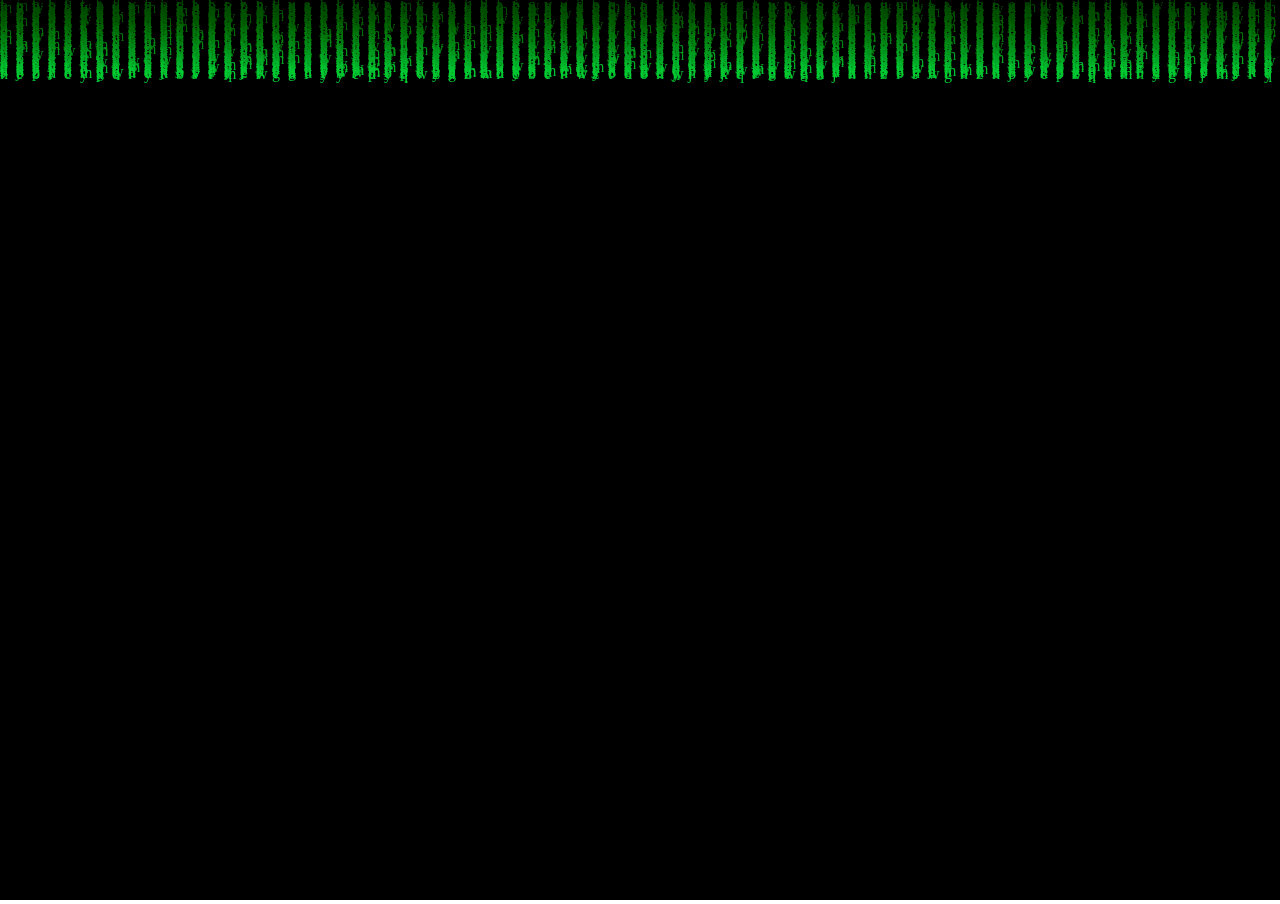
<file: 代码雨/index.html>
<!DOCTYPE html>
<html lang="zh-CN">

<head>
    <meta charset="UTF-8">
    <meta http-equiv="X-UA-Compatible" content="IE=edge">
    <meta name="viewport" content="width=device-width, initial-scale=1.0">
    <title>我的代码雨</title>
    <style>
        * {
            margin: 0;
            padding: 0;
        }

        html,
        body {
            width: 100%;
            height: 100%;
        }

        canvas {
            background: black;
            /* background: white; */
            /* background-image: linear-gradient(to right, red, orange, yellow, blue, cyan, purple); */
            animation: donghua 2s linear 0s infinite;
        }

        @keyframes donghua {
            from {
                filter: hue-rotate(0deg);
            }

            to {
                filter: hue-rotate(360deg);
            }

        }
    </style>
</head>


<body>
    <canvas></canvas>

</body>

</html>
<script>

    var canvas = document.querySelector('canvas');
    var ctx = canvas.getContext('2d');

    var w = window.innerWidth;
    var h = window.innerHeight;

    canvas.width = w;
    canvas.height = h;

    var f = 16;
    var cloums = parseInt(w / 16);
    var arr = [];
    for (var i = 0; i < cloums; i++) {
        arr[i] = 10;
    }
    var str = 'abcdefghijklnmopqrstuvwsyz';


    function draw() {
        ctx.fillStyle = 'rgba(0,0,0,0.01)';
        ctx.fillRect(0, 0, w, h);
        ctx.font = f + 'px 微软雅黑';
        ctx.fillStyle = '#00cc33';

        for (var i = 0; i < cloums; i++) {
            var index = parseInt(Math.random() * str.length);


            ctx.fillText(str[index], i * f, arr[i]);
            arr[i]++;

            if (arr[i] > canvas.height) {
                arr[i] = 0;
            }

        }


    }

    setInterval(draw, 10);

</script>
</file>
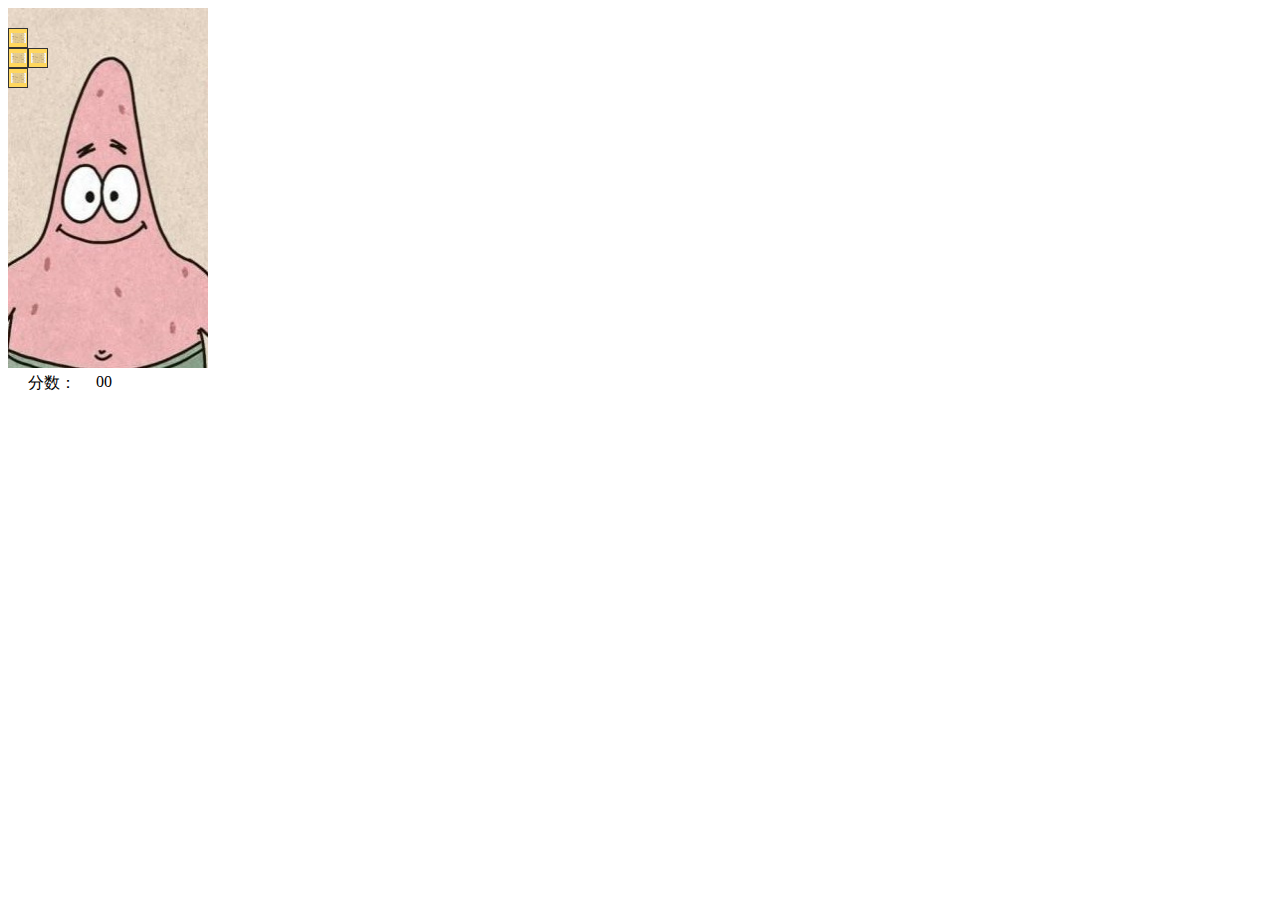
<file: 俄罗斯方块/index.html>
<!DOCTYPE html>
<html lang="en">

<head>
    <meta charset="UTF-8">
    <meta http-equiv="X-UA-Compatible" content="IE=edge">
    <meta name="viewport" content="width=device-width, initial-scale=1.0">
    <title>俄罗斯方块</title>
    <style>
        .container {
            width: 200px;
            height: 360px;
            /* background-color: black; */
            position: relative;
            background: url("./img/2.jpg") no-repeat;
            background-size: 200px 360px;
        }

        .activity_model {
            width: 20px;
            height: 20px;
            /* background-color: cadetblue; */
            border: .3px solid #333333;
            box-sizing: border-box;
            position: absolute;
            background: #ffd75e url("./img/1.jpg") center no-repeat;
            background-size: 15px;
        }

        .fixed_model {
            width: 20px;
            height: 20px;
            /* background-color: #fefefe; */
            border: .3px solid #fefefe;
            box-sizing: border-box;
            position: absolute;
            background: #bbbbbb url("./img/3.jpg") center no-repeat;
            background-size: 15px;
        }

        .score {

            float: left;
            margin-left: 5px;
            margin-top: 20px;
        }

        span {

            float: left;
            margin-top: 5px;
            margin-left: 20px;
        }
    </style>
</head>

<body>

    <div id="container" class="container">


        <!-- <div class="actvity_model"></div> -->
    </div>
    <span>分数：</span>
    <span id="score">00</span>
    <script src="https://cdn.bootcdn.net/ajax/libs/lodash.js/4.17.21/lodash.core.js"></script>

</body>


<script>

    var STEP = 20;

    var ROW_COUNT = 18, COL_COUNT = 10;

    const MODELS = [
        // 第1个模型数据源

        {
            0: {
                row: 2,
                col: 0
            },
            1: {
                row: 2,
                col: 1
            },
            2: {
                row: 2,
                col: 2
            },
            3: {
                row: 1,
                col: 2
            }
        },
        // 第2个模型数据源

        {
            0: {
                row: 1,
                col: 1
            },
            1: {
                row: 0,
                col: 0
            },
            2: {
                row: 1,
                col: 0
            },
            3: {
                row: 2,
                col: 0
            }
        },
        // 第3个模型数据源
        {
            0: {
                row: 1,
                col: 1
            },
            1: {
                row: 2,
                col: 1
            },
            2: {
                row: 1,
                col: 2
            },
            3: {
                row: 2,
                col: 2
            }
        },
        // 第4个模型数据源(一)
        {
            0: {
                row: 0,
                col: 0
            },
            1: {
                row: 0,
                col: 1
            },
            2: {
                row: 0,
                col: 2
            },
            3: {
                row: 0,
                col: 3
            }
        },
        // 第5个模型数据源(Z)
        {
            0: {
                row: 1,
                col: 1
            },
            1: {
                row: 1,
                col: 2
            },
            2: {
                row: 2,
                col: 2
            },
            3: {
                row: 2,
                col: 3
            }
        }
    ]

    var currentModel = {};
    var score = 0;
    var currentX = 0;
    var currentY = 0;

    var fixedblocks = {};
    var mInterval = null;


    init();

    function init() {

        createModel();
        onKeyDown();
        // allscore();
    }
    function createModel() {

        if (isGameOver()) {
            gameOver();
            return;
        }

        const randow = Math.floor(Math.random() * MODELS.length);
        currentModel = MODELS[randow];

        currentY = 0;
        currentX = 0;

        for (var key in currentModel) {
            var divEle = document.createElement("div");
            divEle.className = "activity_model";
            document.getElementById("container").appendChild(divEle);
        }
        locationBlocks();

        autoDown();
    }

    function locationBlocks() {

        checkBound();
        var eles = document.getElementsByClassName("activity_model");
        for (var i = 0; i < eles.length; i++) {
            var activityModelEle = eles[i];
            const blockModel = currentModel[i];
            if (blockModel) {
                activityModelEle.style.top = (currentY + blockModel.row) * STEP + "px";
                activityModelEle.style.left = (currentX + blockModel.col) * STEP + "px";
            }

        }

    }




    function onKeyDown() {
        document.onkeydown = function (event) {

            switch (event.keyCode) {
                case 38:
                    console.log("上");
                    rotate();
                    break;
                case 39:
                    console.log("右");
                    move(1, 0);
                    break;
                case 40:
                    console.log("下");
                    move(0, 1);
                    break;
                case 37:
                    console.log("左");
                    move(-1, 0);
                    break;
            }

        }

    }

    function move(x, y) {
        // var activityModelEle = document.getElementsByClassName("actvity_model")[0]
        // activityModelEle.style.top = parseInt(activityModelEle.style.top || 0) + y * STEP + "px";
        // activityModelEle.style.left = parseInt(activityModelEle.style.left || 0) + x * STEP + "px";

        if (isMeet(currentX + x, currentY + y, currentModel)) {
            if (y !== 0) {
                fixedBottomModel();
            }
            return;
        }

        currentX += x;
        currentY += y;
        locationBlocks();
    }


    function rotate() {
        const cloneCurrentModel = JSON.parse(JSON.stringify(currentModel));

        for (var key in cloneCurrentModel) {
            var blockModel = cloneCurrentModel[key];
            var temp = blockModel.row;
            blockModel.row = blockModel.col;
            blockModel.col = 3 - temp;
        }
        if (isMeet(currentX, currentY, cloneCurrentModel)) {
            return;
        }
        currentModel = cloneCurrentModel;

        locationBlocks();

    }

    function checkBound() {
        var leftBound = 0;
        var rightBound = COL_COUNT;
        var bottomBound = ROW_COUNT;
        for (var key in currentModel) {
            var blockModel = currentModel[key];
            if ((blockModel.col + currentX) < 0) {
                currentX++;
            }
            if ((blockModel.col + currentX) >= rightBound) {
                currentX--;
            }
            if ((blockModel.row + currentY) >= bottomBound) {
                currentY--;
                fixedBottomModel();
            }
        }
    }

    function fixedBottomModel() {
        var activityModelEles = document.getElementsByClassName("activity_model");
        for (var i = activityModelEles.length - 1; i >= 0; i--) {
            var activityModelEle = activityModelEles[i];
            activityModelEle.className = "fixed_model";

            var blockModel = currentModel[i];
            fixedblocks[(currentY + blockModel.row) + "_" + (currentX + blockModel.col)] =
                activityModelEle;

        }

        isRemoveLine();

        createModel();


    }



    function isMeet(x, y, model) {
        for (var k in model) {
            var blockModel = model[k];
            if (fixedblocks[(y + blockModel.row) + "_" + (x + blockModel.col)]) {
                return true;
            }
        }
        return false;
    }

    function isRemoveLine() {
        for (var i = 0; i < ROW_COUNT; i++) {
            var flag = true;
            for (var j = 0; j < COL_COUNT; j++) {
                if (!fixedblocks[i + "_" + j]) {
                    flag = false;
                    break;
                }
            }

            if (flag) {
                removeLine(i);
            }
        }
    }

    function removeLine(Line) {

        for (var i = 0; i < COL_COUNT; i++) {
            document.getElementById("container").removeChild(fixedblocks[Line + "_" + i]);
            fixedblocks[Line + "_" + i] = null;
        }
        score += 10;
        allscore();

        downLine(Line);
    }

    function allscore() {
        var ascore = document.getElementById("score");
        ascore.innerHTML = score;
    }




    function downLine(Line) {
        for (var i = Line - 1; i >= 0; i--) {
            for (var j = 0; j < COL_COUNT; j++) {
                if (!fixedblocks[i + "_" + j]) continue;

                fixedblocks[(i + 1) + "_" + j] = fixedblocks[i + "_" + j];

                fixedblocks[(i + 1) + "_" + j].style.top = (i + 1) * STEP + "px";

                fixedblocks[i + "_" + j] = null;
            }
        }
    }

    function autoDown() {
        if (mInterval) {
            clearInterval(mInterval);
        }
        mInterval = setInterval(function () {
            move(0, 1);

        }, 600)
    }

    function isGameOver() {
        for (var i = 0; i < COL_COUNT; i++) {
            if (fixedblocks["0_" + i]) {
                return true;
            };
        }
        return false;
    }

    function gameOver() {
        if (mInterval) {
            clearInterval(mInterval);

        }
        alert("游戏结束，请查看成绩！");
    }


</script>

</html>
</file>
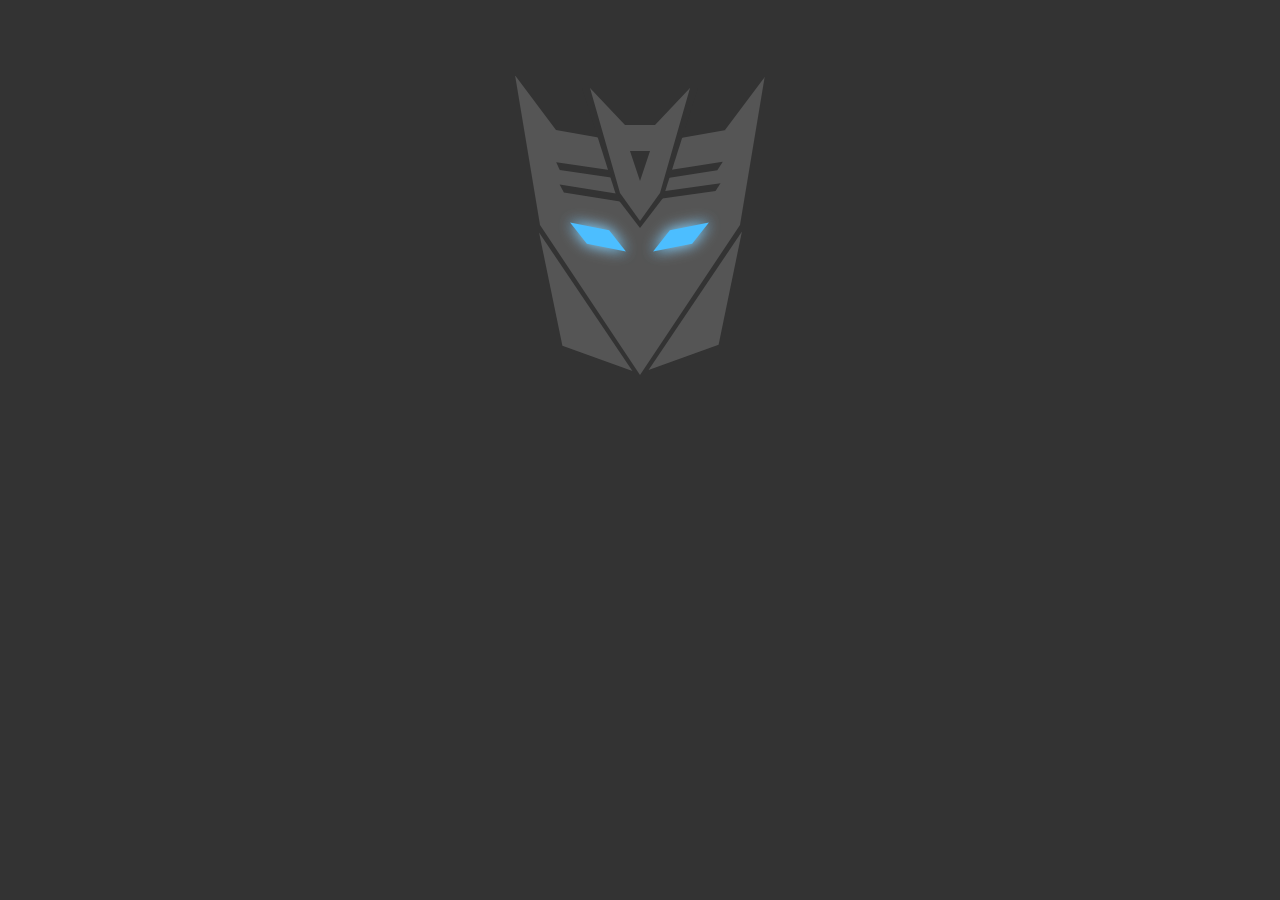
<file: 变形金刚/index.html>
<!DOCTYPE html>
<html>
	<head>
		<meta content="width=device-width, initial-scale=1.0, minimum-scale=1.0, maximum-scale=1.0, user-scalable=no" name="viewport">
		<meta name="HandheldFriendly" content="true">
		<meta charset="utf-8">
		<title>纯CSS3实现变形金刚组装动画特效DEMO演示</title>
	</head>

	<body>
		<div id="t-ov">
			<div class="motime">
				<div id="head-body"></div>
				<div id="head-topcover"></div>
				<div id="head-toplogo-bg"></div>
				<div id="head-toplogo"></div>
				<div id="head-toplogo-2"></div>
				<div id="head-bottom"></div>
				<div id="head-bottom-2"></div>
				<div id="head-sw"></div>
				<div id="head-sw-2"></div>
				<div id="head-eye"></div>
				<div id="head-eye-2"></div>
			</div>
		</div>

		<style>
			body {
				background: #333;
				min-width: 320px;
			}

			#head-body {
				height: 0;
				width: 200px;
				position: relative;
				margin: 25px 0 50px 0;
				border-top: 150px solid #555;
				border-left: 25px solid transparent;
				border-right: 25px solid transparent;
				z-index: 2;
			}

			#head-body:after {
				content: "";
				position: absolute;
				top: 0px;
				left: 0px;
				width: 0;
				height: 0;
				border-style: solid;
				border-color: #555 transparent transparent transparent;
				border-width: 150px 100px 0 100px;
			}

			#head-eye {
				width: 32px;
				height: 22px;
				-webkit-transform: skew(46deg) rotate(14deg);
				-moz-transform: skew(46deg) rotate(14deg);
				-o-transform: skew(46deg) rotate(14deg);
				background: #4CBEFF;
				box-shadow: rgba(255, 255, 255, 0.4) 0 0 15px, rgba(76, 190, 255, 0.95) 0 0 10px;
				z-index: 12;
				left: 67px;
				position: relative;
				top: -585px;
			}

			#head-eye-2 {
				width: 32px;
				height: 22px;
				-webkit-transform: skew(-46deg) rotate(-14deg);
				-moz-transform: skew(-46deg) rotate(-14deg);
				-o-transform: skew(-46deg) rotate(-14deg);
				background: #4CBEFF;
				box-shadow: rgba(255, 255, 255, 0.4) 0 0 15px, rgba(76, 190, 255, 0.95) 0 0 10px;
				z-index: 12;
				left: 150px;
				position: relative;
				top: -607px;
			}

			#head-topcover {
				border-top: 80px solid #333;
				border-left: 60px solid transparent;
				border-right: 60px solid transparent;
				height: 0;
				width: 169px;
				position: relative;
				z-index: 5;
				top: -225px;
				left: -19px;
			}

			#head-topcover:after {
				content: "";
				position: absolute;
				top: 0px;
				left: 0px;
				width: 0;
				height: 0;
				border-style: solid;
				border-color: #333 transparent transparent transparent;
				border-width: 15px 85px 0 85px;
			}

			#head-toplogo-bg {
				border-top: 110px solid #333;
				border-left: 35px solid transparent;
				border-right: 35px solid transparent;
				height: 0;
				width: 46px;
				position: relative;
				z-index: 6;
				top: -267px;
				left: 67px;
			}

			#head-toplogo-bg:after {
				content: "";
				position: absolute;
				top: 0px;
				left: 0px;
				width: 0;
				height: 0;
				border-style: solid;
				border-color: #333 transparent transparent transparent;
				border-width: 30px 23px 0 23px;
			}

			#head-toplogo {
				border-top: 105px solid #555;
				border-left: 30px solid transparent;
				border-right: 30px solid transparent;
				height: 0;
				width: 40px;
				position: relative;
				z-index: 7;
				top: -377px;
				left: 75px;
			}

			#head-toplogo:before {
				border-top: 30px solid #333;
				border-left: 10px solid transparent;
				border-right: 10px solid transparent;
				position: absolute;
				height: 0;
				width: 0;
				top: -42px;
				left: 10px;
				display: block;
				content: '';
			}

			#head-toplogo:after {
				content: "";
				position: absolute;
				top: 0px;
				left: 0px;
				width: 0;
				height: 0;
				border-style: solid;
				border-color: #555 transparent transparent transparent;
				border-width: 28px 20px 0 20px;
			}

			#head-toplogo-2 {
				border-top: 37px solid #333;
				border-left: 35px solid transparent;
				border-right: 35px solid transparent;
				height: 0;
				width: 30px;
				position: relative;
				z-index: 8;
				top: -482px;
				left: 75px;
			}

			#head-bottom {
				margin: 50px 0;
				position: relative;
				display: block;
				color: #555;
				width: 0px;
				height: 0px;
				border-right: 107px solid transparent;
				border-bottom: 44px solid #555;
				border-left: 60px solid transparent;
				-moz-transform: rotate(236deg);
				-webkit-transform: rotate(236deg);
				-ms-transform: rotate(236deg);
				-o-transform: rotate(236deg);
				top: -365px;
				left: -31px;
				z-index: 10;
			}

			#head-bottom-2 {
				position: relative;
				display: block;
				color: #555;
				width: 0px;
				height: 0px;
				border-right: 60px solid transparent;
				border-bottom: 44px solid #555;
				border-left: 107px solid transparent;
				-moz-transform: rotate(484deg);
				-webkit-transform: rotate(484deg);
				-ms-transform: rotate(484deg);
				-o-transform: rotate(484deg);
				top: -460px;
				left: 115px;
			}

			#head-sw {
				width: 49px;
				height: 8px;
				-webkit-transform: skew(-149deg) rotate(9deg);
				-moz-transform: skew(-149deg) rotate(9deg);
				-o-transform: skew(-149deg) rotate(9deg);
				background: #333;
				z-index: 15;
				left: 45px;
				position: relative;
				top: -629px;
			}

			#head-sw:after {
				width: 53px;
				height: 8px;
				-webkit-transform: skew(-174deg) rotate(1deg);
				-moz-transform: skew(-174deg) rotate(1deg);
				-o-transform: skew(-174deg) rotate(1deg);
				background: #333;
				content: "";
				position: absolute;
				top: 24px;
				left: -6px;
			}

			#head-sw-2 {
				width: 49px;
				height: 8px;
				-webkit-transform: skew(279deg) rotate(10deg);
				-moz-transform: skew(279deg) rotate(10deg);
				-o-transform: skew(279deg) rotate(10deg);
				background: #333;
				z-index: 15;
				left: 155px;
				position: relative;
				top: -637px;
			}

			#head-sw-2:after {
				width: 45px;
				height: 9px;
				-webkit-transform: skew(-212deg) rotate(0deg);
				-moz-transform: skew(-212deg) rotate(0deg);
				-o-transform: skew(-212deg) rotate(0deg);
				background: #333;
				content: "";
				position: absolute;
				top: -2px;
				left: 132px;
			}

			#t-ov {
				width: 250px;
				height: 325px;
				overflow: hidden;
				margin: 50px auto 20px auto;
			}

			.motime {}

			.motime #head-body {
				animation: head-body-1 4s cubic-bezier(0.25, 0.1, 0.25, 1);
				/* Firefox: */
				-moz-animation: head-body-1 4s cubic-bezier(0.25, 0.1, 0.25, 1);
				/* Safari 和 Chrome: */
				-webkit-animation: head-body-1 4s cubic-bezier(0.25, 0.1, 0.25, 1);
				/* Opera: */
				-o-animation: head-body-1 4s cubic-bezier(0.25, 0.1, 0.25, 1);
			}

			@keyframes head-body-1 {
				0% {
					top: 350px;
					border-top: 150px solid #555;
					border-left: 25px solid transparent;
					border-right: 25px solid transparent;
				}

				100% {
					top: 0px;
					border-top: 150px solid #555;
					border-left: 25px solid transparent;
					border-right: 25px solid transparent;
				}
			}

			@-moz-keyframes head-body-1

			/* Firefox */
				{
				0% {
					top: 350px;
					border-top: 150px solid #555;
					border-left: 25px solid transparent;
					border-right: 25px solid transparent;
				}

				100% {
					top: 0px;
					border-top: 150px solid #555;
					border-left: 25px solid transparent;
					border-right: 25px solid transparent;
				}
			}

			@-webkit-keyframes head-body-1

			/* Safari 和 Chrome 基于webkit内核浏览器 */
				{
				0% {
					top: 350px;
					border-top: 150px solid #555;
					border-left: 25px solid transparent;
					border-right: 25px solid transparent;
				}

				100% {
					top: 0px;
					border-top: 150px solid #555;
					border-left: 25px solid transparent;
					border-right: 25px solid transparent;
				}
			}

			@-o-keyframes head-body-1

			/* Opera */
				{
				0% {
					top: 350px;
					border-top: 150px solid #555;
					border-left: 25px solid transparent;
					border-right: 25px solid transparent;
				}

				100% {
					top: 0px;
					border-top: 150px solid #555;
					border-left: 25px solid transparent;
					border-right: 25px solid transparent;
				}
			}

			/***********************************************/

			.motime #head-toplogo {
				animation: head-body-2 2s cubic-bezier(0.25, 0.1, 0.25, 1);
				/* Firefox: */
				-moz-animation: head-body-2 2s cubic-bezier(0.25, 0.1, 0.25, 1);
				/* Safari 和 Chrome: */
				-webkit-animation: head-body-2 2s cubic-bezier(0.25, 0.1, 0.25, 1);
				/* Opera: */
				-o-animation: head-body-2 2s cubic-bezier(0.25, 0.1, 0.25, 1);
			}

			@keyframes head-body-2 {
				0% {
					top: -600px;
				}

				100% {
					top: -377px;
				}
			}

			@-moz-keyframes head-body-2

			/* Firefox */
				{
				0% {
					top: -600px;
				}

				100% {
					top: -377px;
				}
			}

			@-webkit-keyframes head-body-2

			/* Safari 和 Chrome */
				{
				0% {
					top: -600px;
				}

				100% {
					top: -377px;
				}
			}

			@-o-keyframes head-body-2

			/* Opera */
				{
				0% {
					top: -600px;
				}

				100% {
					top: -377px;
				}
			}

			/***********************************************/

			.motime #head-toplogo-2 {
				animation: head-body-3 4s cubic-bezier(1, 0.5, 0.25, 0.1);
				/* Firefox: */
				-moz-animation: head-body-3 4s cubic-bezier(1, 0.5, 0.25, 0.1);
				/* Safari 和 Chrome: */
				-webkit-animation: head-body-3 4s cubic-bezier(1, 0.5, 0.25, 0.1);
				/* Opera: */
				-o-animation: head-body-3 4s cubic-bezier(1, 0.5, 0.25, 0.1);
			}

			@keyframes head-body-3 {
				0% {
					top: -800px;
				}

				100% {
					top: -482px;
				}
			}

			@-moz-keyframes head-body-3

			/* Firefox */
				{
				0% {
					top: -800px;
				}

				100% {
					top: -482px;
				}
			}

			@-webkit-keyframes head-body-3

			/* Safari 和 Chrome */
				{
				0% {
					top: -800px;
				}

				100% {
					top: -482px;
				}
			}

			@-o-keyframes head-body-3

			/* Opera */
				{
				0% {
					top: -800px;
				}

				100% {
					top: -482px;
				}
			}

			/***********************************************/

			.motime #head-eye,
			.motime #head-eye-2 {
				animation: head-body-4 5s cubic-bezier(1, 1, 0.5, 0.005);
				/* Firefox: */
				-moz-animation: head-body-4 5s cubic-bezier(1, 1, 0.5, 0.005);
				/* Safari 和 Chrome: */
				-webkit-animation: head-body-4 5s cubic-bezier(1, 1, 0.5, 0.005);
				/* Opera: */
				-o-animation: head-body-4 5s cubic-bezier(1, 1, 0.5, 0.005);
			}

			@keyframes head-body-4 {
				0% {
					background: none;
					box-shadow: none;
					-webkit-box-shadow: none;
					-moz-box-shadow: none;
				}

				5% {
					background: none;
					box-shadow: none;
					-webkit-box-shadow: none;
					-moz-box-shadow: none;
				}

				10% {
					background: none;
					box-shadow: none;
					-webkit-box-shadow: none;
					-moz-box-shadow: none;
				}

				15% {
					background: none;
					box-shadow: none;
					-webkit-box-shadow: none;
					-moz-box-shadow: none;
				}

				20% {
					background: none;
					box-shadow: none;
					-webkit-box-shadow: none;
					-moz-box-shadow: none;
				}

				25% {
					background: none;
					box-shadow: none;
					-webkit-box-shadow: none;
					-moz-box-shadow: none;
				}

				30% {
					background: none;
					box-shadow: none;
					-webkit-box-shadow: none;
					-moz-box-shadow: none;
				}

				35% {
					background: none;
					box-shadow: none;
					-webkit-box-shadow: none;
					-moz-box-shadow: none;
				}

				40% {
					background: none;
					box-shadow: none;
					-webkit-box-shadow: none;
					-moz-box-shadow: none;
				}

				45% {
					background: none;
					box-shadow: none;
					-webkit-box-shadow: none;
					-moz-box-shadow: none;
				}

				50% {
					background: none;
					box-shadow: none;
					-webkit-box-shadow: none;
					-moz-box-shadow: none;
				}

				55% {
					background: none;
					box-shadow: none;
					-webkit-box-shadow: none;
					-moz-box-shadow: none;
				}

				60% {
					background: none;
					box-shadow: none;
					-webkit-box-shadow: none;
					-moz-box-shadow: none;
				}

				65% {
					background: none;
					box-shadow: none;
					-webkit-box-shadow: none;
					-moz-box-shadow: none;
				}

				70% {
					background: none;
					box-shadow: none;
					-webkit-box-shadow: none;
					-moz-box-shadow: none;
				}

				75% {
					background: none;
					box-shadow: none;
					-webkit-box-shadow: none;
					-moz-box-shadow: none;
				}

				80% {
					background: none;
					box-shadow: none;
					-webkit-box-shadow: none;
					-moz-box-shadow: none;
				}

				85% {
					background: none;
					box-shadow: none;
					-webkit-box-shadow: none;
					-moz-box-shadow: none;
				}

				90% {
					background: none;
					box-shadow: none;
					-webkit-box-shadow: none;
					-moz-box-shadow: none;
				}

				95% {
					background: none;
					box-shadow: none;
					-webkit-box-shadow: none;
					-moz-box-shadow: none;
				}

				100% {
					background: #4CBEFF;
					box-shadow: rgba(255, 255, 255, 0.4) 0 0 35px, rgba(76, 190, 255, 0.95) 0 0 25px;
					-webkit-box-shadow: rgba(255, 255, 255, 0.4) 0 0 35px, rgba(76, 190, 255, 0.95) 0 0 25px;
					-moz-box-shadow: rgba(255, 255, 255, 0.4) 0 0 35px, rgba(76, 190, 255, 0.95) 0 0 25px;
				}
			}

			@-moz-keyframes head-body-4

			/* Firefox */
				{
				0% {
					background: none;
					box-shadow: none;
					-webkit-box-shadow: none;
					-moz-box-shadow: none;
				}

				5% {
					background: none;
					box-shadow: none;
					-webkit-box-shadow: none;
					-moz-box-shadow: none;
				}

				10% {
					background: none;
					box-shadow: none;
					-webkit-box-shadow: none;
					-moz-box-shadow: none;
				}

				15% {
					background: none;
					box-shadow: none;
					-webkit-box-shadow: none;
					-moz-box-shadow: none;
				}

				20% {
					background: none;
					box-shadow: none;
					-webkit-box-shadow: none;
					-moz-box-shadow: none;
				}

				25% {
					background: none;
					box-shadow: none;
					-webkit-box-shadow: none;
					-moz-box-shadow: none;
				}

				30% {
					background: none;
					box-shadow: none;
					-webkit-box-shadow: none;
					-moz-box-shadow: none;
				}

				35% {
					background: none;
					box-shadow: none;
					-webkit-box-shadow: none;
					-moz-box-shadow: none;
				}

				40% {
					background: none;
					box-shadow: none;
					-webkit-box-shadow: none;
					-moz-box-shadow: none;
				}

				45% {
					background: none;
					box-shadow: none;
					-webkit-box-shadow: none;
					-moz-box-shadow: none;
				}

				50% {
					background: none;
					box-shadow: none;
					-webkit-box-shadow: none;
					-moz-box-shadow: none;
				}

				55% {
					background: none;
					box-shadow: none;
					-webkit-box-shadow: none;
					-moz-box-shadow: none;
				}

				60% {
					background: none;
					box-shadow: none;
					-webkit-box-shadow: none;
					-moz-box-shadow: none;
				}

				65% {
					background: none;
					box-shadow: none;
					-webkit-box-shadow: none;
					-moz-box-shadow: none;
				}

				70% {
					background: none;
					box-shadow: none;
					-webkit-box-shadow: none;
					-moz-box-shadow: none;
				}

				75% {
					background: none;
					box-shadow: none;
					-webkit-box-shadow: none;
					-moz-box-shadow: none;
				}

				80% {
					background: none;
					box-shadow: none;
					-webkit-box-shadow: none;
					-moz-box-shadow: none;
				}

				85% {
					background: none;
					box-shadow: none;
					-webkit-box-shadow: none;
					-moz-box-shadow: none;
				}

				90% {
					background: none;
					box-shadow: none;
					-webkit-box-shadow: none;
					-moz-box-shadow: none;
				}

				95% {
					background: none;
					box-shadow: none;
					-webkit-box-shadow: none;
					-moz-box-shadow: none;
				}

				100% {
					background: #4CBEFF;
					box-shadow: rgba(255, 255, 255, 0.4) 0 0 35px, rgba(76, 190, 255, 0.95) 0 0 25px;
					-webkit-box-shadow: rgba(255, 255, 255, 0.4) 0 0 35px, rgba(76, 190, 255, 0.95) 0 0 25px;
					-moz-box-shadow: rgba(255, 255, 255, 0.4) 0 0 35px, rgba(76, 190, 255, 0.95) 0 0 25px;
				}
			}

			@-webkit-keyframes head-body-4

			/* Safari 和 Chrome */
				{
				0% {
					background: none;
					box-shadow: none;
					-webkit-box-shadow: none;
					-moz-box-shadow: none;
				}

				5% {
					background: none;
					box-shadow: none;
					-webkit-box-shadow: none;
					-moz-box-shadow: none;
				}

				10% {
					background: none;
					box-shadow: none;
					-webkit-box-shadow: none;
					-moz-box-shadow: none;
				}

				15% {
					background: none;
					box-shadow: none;
					-webkit-box-shadow: none;
					-moz-box-shadow: none;
				}

				20% {
					background: none;
					box-shadow: none;
					-webkit-box-shadow: none;
					-moz-box-shadow: none;
				}

				25% {
					background: none;
					box-shadow: none;
					-webkit-box-shadow: none;
					-moz-box-shadow: none;
				}

				30% {
					background: none;
					box-shadow: none;
					-webkit-box-shadow: none;
					-moz-box-shadow: none;
				}

				35% {
					background: none;
					box-shadow: none;
					-webkit-box-shadow: none;
					-moz-box-shadow: none;
				}

				40% {
					background: none;
					box-shadow: none;
					-webkit-box-shadow: none;
					-moz-box-shadow: none;
				}

				45% {
					background: none;
					box-shadow: none;
					-webkit-box-shadow: none;
					-moz-box-shadow: none;
				}

				50% {
					background: none;
					box-shadow: none;
					-webkit-box-shadow: none;
					-moz-box-shadow: none;
				}

				55% {
					background: none;
					box-shadow: none;
					-webkit-box-shadow: none;
					-moz-box-shadow: none;
				}

				60% {
					background: none;
					box-shadow: none;
					-webkit-box-shadow: none;
					-moz-box-shadow: none;
				}

				65% {
					background: none;
					box-shadow: none;
					-webkit-box-shadow: none;
					-moz-box-shadow: none;
				}

				70% {
					background: none;
					box-shadow: none;
					-webkit-box-shadow: none;
					-moz-box-shadow: none;
				}

				75% {
					background: none;
					box-shadow: none;
					-webkit-box-shadow: none;
					-moz-box-shadow: none;
				}

				80% {
					background: none;
					box-shadow: none;
					-webkit-box-shadow: none;
					-moz-box-shadow: none;
				}

				85% {
					background: none;
					box-shadow: none;
					-webkit-box-shadow: none;
					-moz-box-shadow: none;
				}

				90% {
					background: none;
					box-shadow: none;
					-webkit-box-shadow: none;
					-moz-box-shadow: none;
				}

				95% {
					background: none;
					box-shadow: none;
					-webkit-box-shadow: none;
					-moz-box-shadow: none;
				}

				100% {
					background: #4CBEFF;
					box-shadow: rgba(255, 255, 255, 0.4) 0 0 35px, rgba(76, 190, 255, 0.95) 0 0 25px;
					-webkit-box-shadow: rgba(255, 255, 255, 0.4) 0 0 35px, rgba(76, 190, 255, 0.95) 0 0 25px;
					-moz-box-shadow: rgba(255, 255, 255, 0.4) 0 0 35px, rgba(76, 190, 255, 0.95) 0 0 25px;
				}
			}

			@-o-keyframes head-body-4

			/* Opera */
				{
				0% {
					background: none;
					box-shadow: none;
					-webkit-box-shadow: none;
					-moz-box-shadow: none;
				}

				5% {
					background: none;
					box-shadow: none;
					-webkit-box-shadow: none;

					-moz-box-shadow: none;
				}

				10% {
					background: none;
					box-shadow: none;
					-webkit-box-shadow: none;
					-moz-box-shadow: none;
				}

				15% {
					background: none;
					box-shadow: none;
					-webkit-box-shadow: none;
					-moz-box-shadow: none;
				}

				20% {
					background: none;
					box-shadow: none;
					-webkit-box-shadow: none;
					-moz-box-shadow: none;
				}

				25% {
					background: none;
					box-shadow: none;
					-webkit-box-shadow: none;
					-moz-box-shadow: none;
				}

				30% {
					background: none;
					box-shadow: none;
					-webkit-box-shadow: none;
					-moz-box-shadow: none;
				}

				35% {
					background: none;
					box-shadow: none;
					-webkit-box-shadow: none;
					-moz-box-shadow: none;
				}

				40% {
					background: none;
					box-shadow: none;
					-webkit-box-shadow: none;
					-moz-box-shadow: none;
				}

				45% {
					background: none;
					box-shadow: none;
					-webkit-box-shadow: none;
					-moz-box-shadow: none;
				}

				50% {
					background: none;
					box-shadow: none;
					-webkit-box-shadow: none;
					-moz-box-shadow: none;
				}

				55% {
					background: none;
					box-shadow: none;
					-webkit-box-shadow: none;
					-moz-box-shadow: none;
				}

				60% {
					background: none;
					box-shadow: none;
					-webkit-box-shadow: none;
					-moz-box-shadow: none;
				}

				65% {
					background: none;
					box-shadow: none;
					-webkit-box-shadow: none;
					-moz-box-shadow: none;
				}

				70% {
					background: none;
					box-shadow: none;
					-webkit-box-shadow: none;
					-moz-box-shadow: none;
				}

				75% {
					background: none;
					box-shadow: none;
					-webkit-box-shadow: none;
					-moz-box-shadow: none;
				}

				80% {
					background: none;
					box-shadow: none;
					-webkit-box-shadow: none;
					-moz-box-shadow: none;
				}

				85% {
					background: none;
					box-shadow: none;
					-webkit-box-shadow: none;
					-moz-box-shadow: none;
				}

				90% {
					background: none;
					box-shadow: none;
					-webkit-box-shadow: none;
					-moz-box-shadow: none;
				}

				95% {
					background: none;
					box-shadow: none;
					-webkit-box-shadow: none;
					-moz-box-shadow: none;
				}

				100% {
					background: #4CBEFF;
					box-shadow: rgba(255, 255, 255, 0.4) 0 0 35px, rgba(76, 190, 255, 0.95) 0 0 25px;
					-webkit-box-shadow: rgba(255, 255, 255, 0.4) 0 0 35px, rgba(76, 190, 255, 0.95) 0 0 25px;
					-moz-box-shadow: rgba(255, 255, 255, 0.4) 0 0 35px, rgba(76, 190, 255, 0.95) 0 0 25px;
				}
			}

			/***********************************************/

			.motime #head-bottom {
				animation: head-body-5 3s cubic-bezier(0.1, 0.025, 0.005, 0.005);
				/* Firefox: */
				-moz-animation: head-body-5 3s cubic-bezier(0.1, 0.025, 0.005, 0.005);
				/* Safari 和 Chrome: */
				-webkit-animation: head-body-5 3s cubic-bezier(0.1, 0.025, 0.005, 0.005);
				/* Opera: */
				-o-animation: head-body-5 3s cubic-bezier(0.1, 0.025, 0.005, 0.005);
			}

			@keyframes head-body-5 {
				0% {
					left: 300px;
				}

				50% {
					left: -120px;
				}

				100% {
					left: -31px;
				}
			}

			@-moz-keyframes head-body-5

			/* Firefox */
				{
				0% {
					left: 300px;
				}

				50% {
					left: -120px;
				}

				100% {
					left: -31px;
				}
			}

			@-webkit-keyframes head-body-5

			/* Safari 和 Chrome */
				{
				0% {
					left: 300px;
				}

				50% {
					left: -120px;
				}

				100% {
					left: -31px;
				}
			}

			@-o-keyframes head-body-5

			/* Opera */
				{
				0% {
					left: 300px;
				}

				50% {
					left: -120px;
				}

				100% {
					left: -31px;
				}
			}

			/***********************************************/

			.motime #head-bottom-2 {
				animation: head-body-6 3s cubic-bezier(0.1, 0.025, 0.005, 0.005);
				/* Firefox: */
				-moz-animation: head-body-6 3s cubic-bezier(0.1, 0.025, 0.005, 0.005);
				/* Safari 和 Chrome: */
				-webkit-animation: head-body-6 3s cubic-bezier(0.1, 0.025, 0.005, 0.005);
				/* Opera: */
				-o-animation: head-body-6 3s cubic-bezier(0.1, 0.025, 0.005, 0.005);
			}

			@keyframes head-body-6 {
				0% {
					left: -300px;
				}

				50% {
					left: 300px;
				}

				100% {
					left: 115px;
				}
			}

			@-moz-keyframes head-body-6

			/* Firefox */
				{
				0% {
					left: -300px;
				}

				50% {
					left: 300px;
				}

				100% {
					left: 115px;
				}
			}

			@-webkit-keyframes head-body-6

			/* Safari 和 Chrome */
				{
				0% {
					left: -300px;
				}

				50% {
					left: 300px;
				}

				100% {
					left: 115px;
				}
			}

			@-o-keyframes head-body-6

			/* Opera */
				{
				0% {
					left: -300px;
				}

				50% {
					left: 300px;
				}

				100% {
					left: 115px;
				}
			}

			/***********************************************/

			.motime #head-toplogo:before {
				animation: head-body-7 3s cubic-bezier(1, 1, 0.005, 0.005);
				/* Firefox: */
				-moz-animation: head-body-7 3s cubic-bezier(1, 1, 0.005, 0.005);
				/* Safari 和 Chrome: */
				-webkit-animation: head-body-7 3s cubic-bezier(1, 1, 0.5, 0.005);
				/* Opera: */
				-o-animation: head-body-7 3s cubic-bezier(1, 1, 0.005, 0.005);
			}

			@keyframes head-body-7 {
				0% {
					border-top: 30px solid #555;
				}

				5% {
					border-top: 30px solid #555;
				}

				10% {
					border-top: 30px solid #555;
				}

				15% {
					border-top: 30px solid #555;
				}

				20% {
					border-top: 30px solid #555;
				}

				25% {
					border-top: 30px solid #555;
				}

				30% {
					border-top: 30px solid #555;
				}

				35% {
					border-top: 30px solid #555;
				}

				40% {
					border-top: 30px solid #555;
				}

				45% {
					border-top: 30px solid #555;
				}

				50% {
					border-top: 30px solid #555;
				}

				55% {
					border-top: 30px solid #555;
				}

				60% {
					border-top: 30px solid #555;
				}

				65% {
					border-top: 30px solid #555;
				}

				70% {
					border-top: 30px solid #555;
				}

				75% {
					border-top: 30px solid #555;
				}

				80% {
					border-top: 30px solid #555;
				}

				85% {
					border-top: 30px solid #555;
				}

				90% {
					border-top: 30px solid #333;
				}

				95% {
					border-top: 30px solid #555;
				}

				100% {
					border-top: 30px solid #333;
				}
			}

			@-moz-keyframes head-body-7

			/* Firefox */
				{
				0% {
					border-top: 30px solid #555;
				}

				5% {
					border-top: 30px solid #555;
				}

				10% {
					border-top: 30px solid #555;
				}

				15% {
					border-top: 30px solid #555;
				}

				20% {
					border-top: 30px solid #555;
				}

				25% {
					border-top: 30px solid #555;
				}

				30% {
					border-top: 30px solid #555;
				}

				35% {
					border-top: 30px solid #555;
				}

				40% {
					border-top: 30px solid #555;
				}

				45% {
					border-top: 30px solid #555;
				}

				50% {
					border-top: 30px solid #555;
				}

				55% {
					border-top: 30px solid #555;
				}

				60% {
					border-top: 30px solid #555;
				}

				65% {
					border-top: 30px solid #555;
				}

				70% {
					border-top: 30px solid #555;
				}

				75% {
					border-top: 30px solid #555;
				}

				80% {
					border-top: 30px solid #555;
				}

				85% {
					border-top: 30px solid #555;
				}

				90% {
					border-top: 30px solid #333;
				}

				95% {
					border-top: 30px solid #555;
				}

				100% {
					border-top: 30px solid #333;
				}
			}

			@-webkit-keyframes head-body-7

			/* Safari 和 Chrome */
				{
				0% {
					border-top: 30px solid #555;
				}

				5% {
					border-top: 30px solid #555;
				}

				10% {
					border-top: 30px solid #555;
				}

				15% {
					border-top: 30px solid #555;
				}

				20% {
					border-top: 30px solid #555;
				}

				25% {
					border-top: 30px solid #555;
				}

				30% {
					border-top: 30px solid #555;
				}

				35% {
					border-top: 30px solid #555;
				}

				40% {
					border-top: 30px solid #555;
				}

				45% {
					border-top: 30px solid #555;
				}

				50% {
					border-top: 30px solid #555;
				}

				55% {
					border-top: 30px solid #555;
				}

				60% {
					border-top: 30px solid #555;
				}

				65% {
					border-top: 30px solid #555;
				}

				70% {
					border-top: 30px solid #555;
				}

				75% {
					border-top: 30px solid #555;
				}

				80% {
					border-top: 30px solid #555;
				}

				85% {
					border-top: 30px solid #555;
				}

				90% {
					border-top: 30px solid #333;
				}

				95% {
					border-top: 30px solid #555;
				}

				100% {
					border-top: 30px solid #333;
				}
			}

			@-o-keyframes head-body-7

			/* Opera */
				{
				0% {
					border-top: 30px solid #555;
				}

				5% {
					border-top: 30px solid #555;
				}

				10% {
					border-top: 30px solid #555;
				}

				15% {
					border-top: 30px solid #555;
				}

				20% {
					border-top: 30px solid #555;
				}

				25% {
					border-top: 30px solid #555;
				}

				30% {
					border-top: 30px solid #555;
				}

				35% {
					border-top: 30px solid #555;
				}

				40% {
					border-top: 30px solid #555;
				}

				45% {
					border-top: 30px solid #555;
				}

				50% {
					border-top: 30px solid #555;
				}

				55% {
					border-top: 30px solid #555;
				}

				60% {
					border-top: 30px solid #555;
				}

				65% {
					border-top: 30px solid #555;
				}

				70% {
					border-top: 30px solid #555;
				}

				75% {
					border-top: 30px solid #555;
				}

				80% {
					border-top: 30px solid #555;
				}

				85% {
					border-top: 30px solid #555;
				}

				90% {
					border-top: 30px solid #333;
				}

				95% {
					border-top: 30px solid #555;
				}

				100% {
					border-top: 30px solid #333;
				}
			}

			/***********************************************************************************/

			.wrap {
				width: 200px;
				height: 80px;
				margin: 0 auto;
			}

			.loading {
				position: relative;
				text-align: right;
				text-shadow: 0 0 6px #bce4ff;
				height: 20px;
				width: 185px;
				font-family: arial;
				color: #4CBEFF;
				text-shadow: rgba(255, 255, 255, 0.4) 0 0 35px, rgba(76, 190, 255, 0.95) 0 0 25px;
			}

			.loading span {
				display: block;
				text-transform: uppercase;
				position: absolute;
				right: 30px;
				height: 20px;
				width: 200px;
				line-height: 20px;
			}

			.loading span:after {
				content: "";
				display: block;
				position: absolute;
				top: -2px;
				right: -21px;
				height: 20px;
				width: 16px;
				background: #4CBEFF;
				-moz-box-shadow: 0 0 15px #bce4ff;
				-webkit-box-shadow: 0 0 15px #bce4ff;
				box-shadow: 0 0 15px #bce4ff;
				-moz-animation: blink 5s infinite;
				-webkit-animation: blink 5s infinite;
				animation: blink 5s infinite;
			}

			.loading span.title {
				-moz-animation: title 12s linear infinite;
				-webkit-animation: title 12s linear infinite;
				animation: title 12s linear infinite;
			}

			.loading span.text {
				-moz-animation: title 12s linear 5s infinite;
				-webkit-animation: title 12s linear 5s infinite;
				animation: title 12s linear 5s infinite;
				opacity: 0;
			}

			@-webkit-keyframes title {
				0% {
					opacity: 0;
					right: 130px;
				}

				48% {
					opacity: 0;
					right: 130px;
				}

				52% {
					opacity: 1;
					right: 30px;
				}

				70% {
					opacity: 1;
					right: 30px;
				}

				100% {
					opacity: 0;
					right: 30px;
				}
			}

			@-moz-keyframes title {
				0% {
					opacity: 0;
					right: 130px;
				}

				48% {
					opacity: 0;
					right: 130px;
				}

				52% {
					opacity: 1;
					right: 30px;
				}

				70% {
					opacity: 1;
					right: 30px;
				}

				100% {
					opacity: 0;
					right: 30px;
				}
			}

			@-webkit-keyframes fade {
				0% {
					opacity: 1;
				}

				100% {
					opacity: 0;
				}
			}

			@-moz-keyframes fade {
				0% {
					opacity: 1;
				}

				100% {
					opacity: 0;
				}
			}

			@-webkit-keyframes bg {
				0% {
					background-color: #306f99;
				}

				50% {
					background-color: #19470f;
				}

				90% {
					background-color: #734a10;
				}
			}

			@-moz-keyframes bg {
				0% {
					background-color: #306f99;
				}

				50% {
					background-color: #19470f;
				}

				90% {
					background-color: #734a10;
				}
			}

			@-webkit-keyframes blink {
				0% {
					opacity: 0;
				}

				5% {
					opacity: 1;
				}

				10% {
					opacity: 0;
				}

				15% {
					opacity: 1;
				}

				20% {
					opacity: 0;
				}

				25% {
					opacity: 1;
				}

				30% {
					opacity: 0;
				}

				35% {
					opacity: 1;
				}

				40% {
					opacity: 0;
					right: -21px;
				}

				45% {
					opacity: 1;
					right: 80px;
				}

				50% {
					opacity: 0;
					right: -21px;
				}

				51% {
					right: -21px;
				}

				55% {
					opacity: 1;
				}

				60% {
					opacity: 0;
				}

				65% {
					opacity: 1;
				}

				70% {
					opacity: 0;
				}

				75% {
					opacity: 1;
				}

				80% {
					opacity: 0;
				}

				85% {
					opacity: 1;
				}

				90% {
					opacity: 0;
					right: -21px;
				}

				95% {
					opacity: 1;
					right: 80px;
				}

				96% {
					right: -21px;
				}

				100% {
					opacity: 0;
					right: -21px;
				}
			}

			@-moz-keyframes blink {
				0% {
					opacity: 0;
				}

				5% {
					opacity: 1;
				}

				10% {
					opacity: 0;
				}

				15% {
					opacity: 1;
				}

				20% {
					opacity: 0;
				}

				25% {
					opacity: 1;
				}

				30% {
					opacity: 0;
				}

				35% {
					opacity: 1;
				}

				40% {
					opacity: 0;
					right: -21px;
				}

				45% {
					opacity: 1;
					right: 80px;
				}

				50% {
					opacity: 0;
					right: -21px;
				}

				51% {
					right: -21px;
				}

				55% {
					opacity: 1;
				}

				60% {
					opacity: 0;
				}

				65% {
					opacity: 1;
				}

				70% {
					opacity: 0;
				}

				75% {
					opacity: 1;
				}

				80% {
					opacity: 0;
				}

				85% {
					opacity: 1;
				}

				90% {
					opacity: 0;
					right: -21px;
				}

				95% {
					opacity: 1;
					right: 80px;
				}

				96% {
					right: -21px;
				}

				100% {
					opacity: 0;
					right: -21px;
				}
			}
		</style>

		<div style="text-align:center;clear:both;">

		</div>
	</body>
</html>
</file>
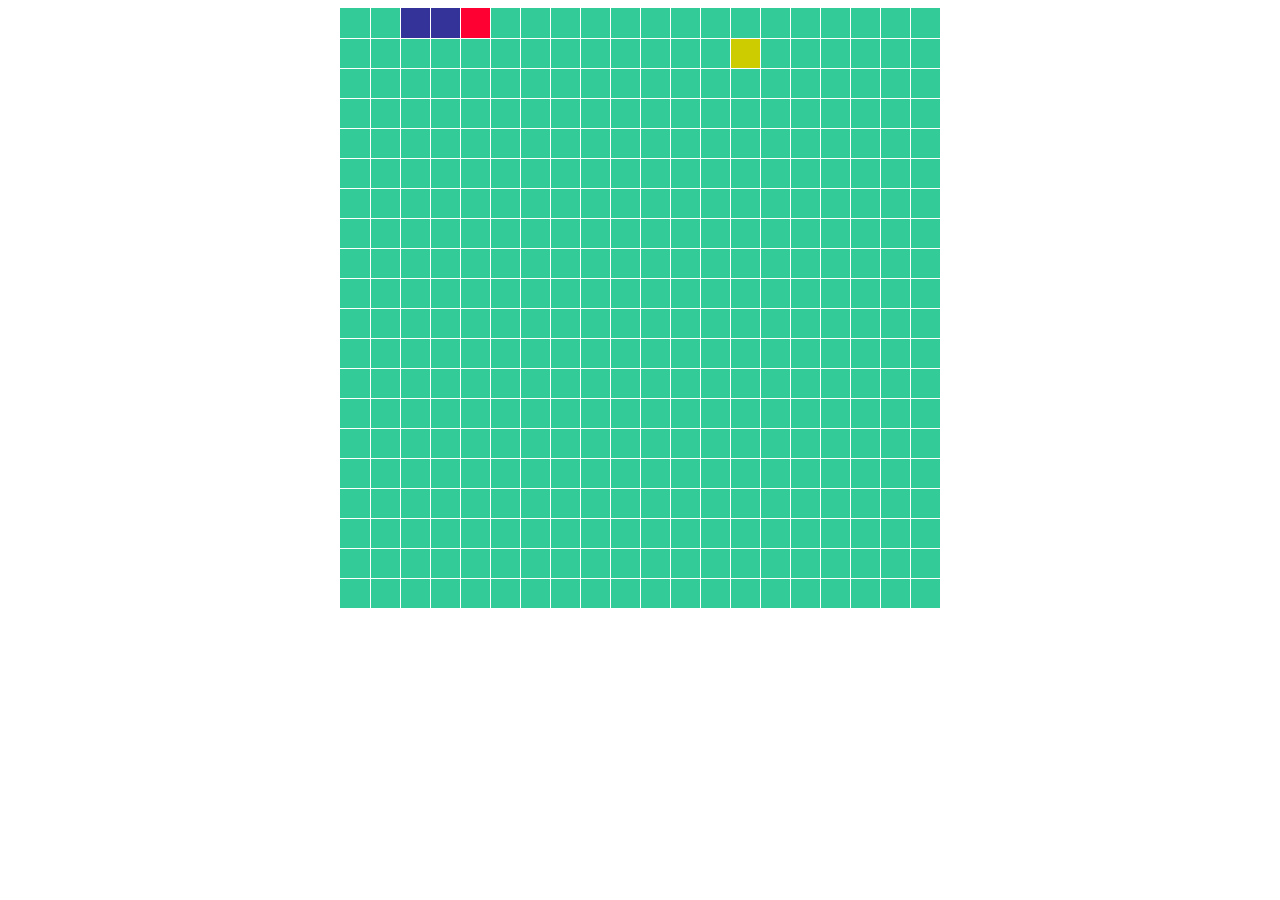
<file: 贪吃蛇/index.html>
<!DOCTYPE html>
<html lang="zh-CN">

<head>
    <meta charset="UTF-8">
    <meta http-equiv="X-UA-Compatible" content="IE=edge">
    <meta name="viewport" content="width=device-width, initial-scale=1.0">
    <title>贪吃蛇</title>
</head>
<style>
    canvas {
        display: block;
        margin: 0 auto;
        background-color: #33cc99;
    }
</style>

<body>
    <canvas id="huabu" width="600" height="600"></canvas>
    <script>
        var huabu = document.getElementById('huabu');
        var tools = huabu.getContext('2d');

        var x = Math.floor(Math.random() * 20) * 30;
        var y = Math.floor(Math.random() * 20) * 30;

        var isEated = false;

        var snake = [{ x: 3, y: 0 }, { x: 2, y: 0 }, { x: 1, y: 0 }];

        var dirctionX = 1;
        var dirctionY = 0;

        var isGameover = false;

        document.addEventListener('keydown', function (event) {
            if (event.keyCode === 38) {
                dirctionX = 0;
                dirctionY = -1;

            } else if (event.keyCode === 40) {
                dirctionY = 1;
                dirctionX = 0;

            } else if (event.keyCode === 37) {
                dirctionX = -1;
                dirctionY = 0;

            } else if (event.keyCode === 39) {
                dirctionY = 0;
                dirctionX = 1;
            }
        })


        setInterval(function () {
            if (isGameover) {
                return;
            }

            tools.clearRect(0, 0, 600, 600);

            var oldHead = snake[0];
            var newHead = {
                x: oldHead.x + dirctionX,
                y: oldHead.y + dirctionY,
            };

            if (newHead.y < 0 || newHead.x < 0 || newHead.x * 30 >= 600 || newHead.y * 30 >= 600) {
                isGameover = true;
                alert("触碰边界，游戏结束！！！")
            } else {


                snake.unshift(newHead);

                if (snake[0].x * 30 === x && snake[0].y * 30 === y) {
                    isEated = true;
                } else {
                    isEated = false;
                    snake.pop();
                }

            }




            if (isEated) {

                x = Math.floor(Math.random() * 20) * 30;
                y = Math.floor(Math.random() * 20) * 30;

            }

            tools.fillStyle = "#cccc00";
            tools.fillRect(x, y, 30, 30);

            // var snake = [{ x: 3, y: 0 }, { x: 2, y: 0 }, { x: 1, y: 0 }];










            for (var i = 0; i < snake.length; i++) {
                if (i == 0) {
                    tools.fillStyle = '#ff0033';
                    tools.fillRect(snake[i].x * 30, snake[i].y * 30, 30, 30);
                } else {
                    tools.fillStyle = '#333399';
                    tools.fillRect(snake[i].x * 30, snake[i].y * 30, 30, 30);
                }
            }


            for (var i = 1; i < 20; i++) {
                tools.moveTo(0, 30 * i + 0.5);
                tools.lineTo(600, 30 * i + 0.5);
            }
            for (var i = 1; i < 20; i++) {
                tools.moveTo(30 * i + 0.5, 0);
                tools.lineTo(30 * i + 0.5, 600);
            }
            tools.strokeStyle = "white";
            tools.stroke();
        }, 1000 / 3)

    </script>
</body>

</html>
</file>
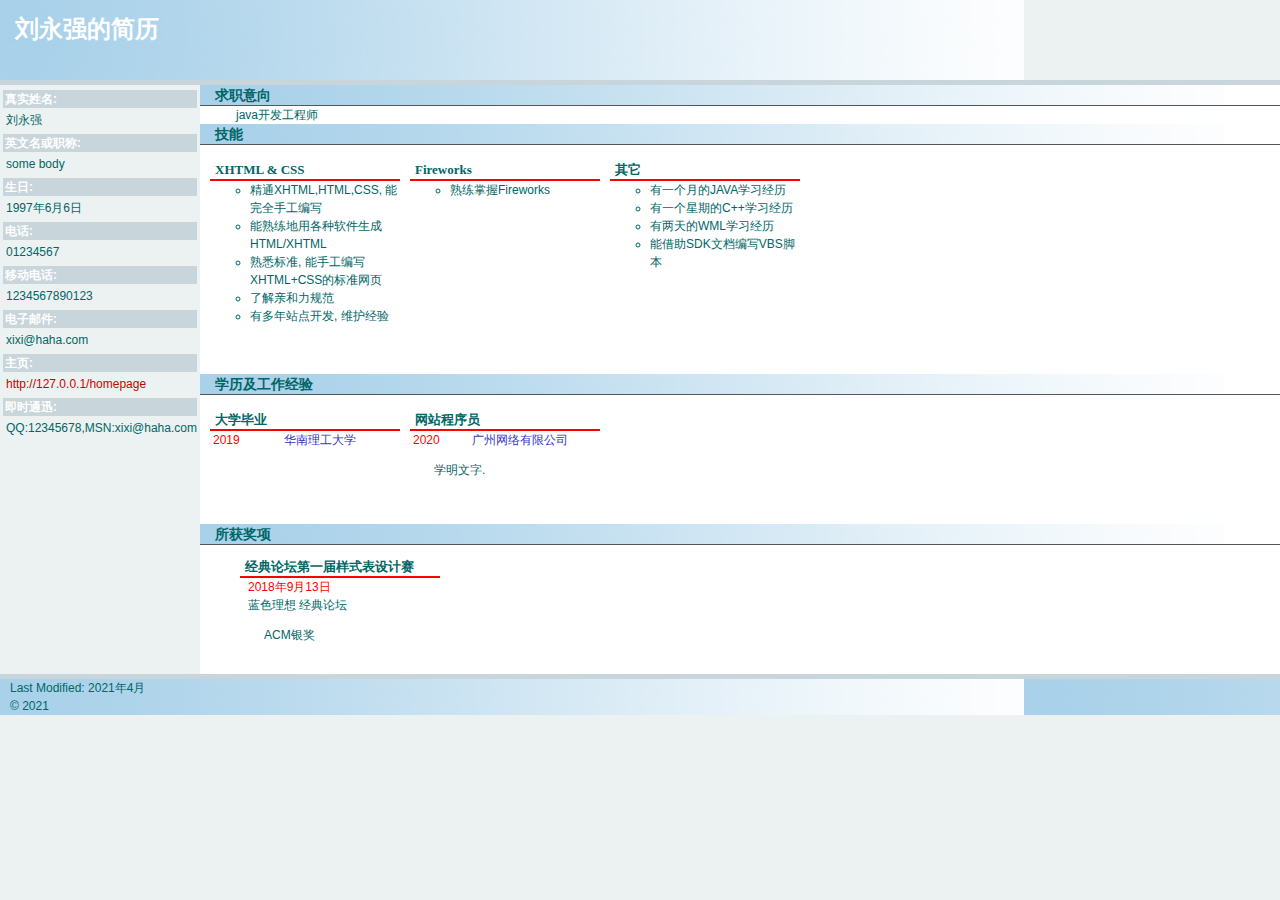
<file: 外包页面/indexthree.html>
﻿<?xml version="1.0" encoding="UTF-8"?>
<!DOCTYPE html PUBLIC "-//W3C//DTD XHTML 1.0 Strict//EN" "http://www.w3.org/TR/xhtml1/DTD/xhtml1-strict.dtd">
<html xmlns="http://www.w3.org/1999/xhtml">

<head>
	<meta http-equiv="Content-Type" content="text/html; charset=utf-8" />
	<title>刘永强的简历</title>
	<link href="general.css" rel="stylesheet" media="all" />
</head>

<body>
	<div id="header">
		<h1 id="title">刘永强的简历</h1>
	</div>
	<div id="general">
		<div class="row">
			<label id="realname">真实姓名:</label>
			<label id="realnameValue">刘永强</label>
		</div>
		<div class="row">
			<label id="titlename">英文名或职称:</label>
			<label id="titleValue">some body</label>
		</div>
		<div class="row">
			<label id="birthday">生日:</label>
			<label id="birthdayValue">1997年6月6日</label>
		</div>
		<div class="row">
			<label id="phone">电话:</label>
			<label id="phoneValue">01234567</label>
		</div>
		<div class="row">
			<label id="mobile">移动电话:</label>
			<label id="mobileValue">1234567890123</label>
		</div>
		<div class="row">
			<label id="email">电子邮件:</label>
			<label id="emailValue">xixi@haha.com</label>
		</div>
		<div class="row">
			<label id="homepage">主页:</label>
			<label id="homepageValue">
				<a href="http://blog.csdn.net/lexrus" title="主页">http://127.0.0.1/homepage</a>
			</label>
		</div>
		<div class="row">
			<label id="im">即时通迅:</label>
			<label id="imValue">QQ:12345678,MSN:xixi@haha.com</label>
		</div>
	</div>
	<div id="objective">
		<h2>求职意向</h2>
		<p>java开发工程师</p>
	</div>
	<div id="skillareas">
		<h2>技能</h2>
		<ol>
			<li class="skill">
				<h3>XHTML &amp; CSS</h3>
				<ul class="skillset">
					<li>精通XHTML,HTML,CSS, 能完全手工编写</li>
					<li>能熟练地用各种软件生成HTML/XHTML</li>
					<li>熟悉标准, 能手工编写XHTML+CSS的标准网页</li>
					<li>了解亲和力规范</li>
					<li>有多年站点开发, 维护经验</li>
				</ul>
			</li>
			<li class="skill">
				<h3>Fireworks</h3>
				<ul class="skillset">
					<li>熟练掌握Fireworks</li>
				</ul>
			</li>
			<li class="skill">
				<h3>其它</h3>
				<ul class="skillset">
					<li>有一个月的JAVA学习经历</li>
					<li>有一个星期的C++学习经历</li>
					<li>有两天的WML学习经历</li>
					<li>能借助SDK文档编写VBS脚本</li>
				</ul>
			</li>
		</ol>
	</div>
	<div id="history">
		<h2>学历及工作经验</h2>
		<ol>
			<li class="job">
				<h3>大学毕业</h3>
				<div class="year">2019</div>
				<div class="employer">华南理工大学</div>
				<p class="description"></p>
			</li>
			<li class="job">
				<h3>网站程序员</h3>
				<div class="year">2020</div>
				<div class="employer">广州网络有限公司</div>
				<p class="description">学明文字.</p>
			</li>
		</ol>
	</div>
	<div id="awards">
		<h2>所获奖项</h2>
		<ol>
			<li class="award">
				<h3>经典论坛第一届样式表设计赛</h3>
				<div class="date">2018年9月13日</div>
				<div class="organization">蓝色理想 经典论坛</div>
				<p class="description">ACM银奖</p>
			</li>
		</ol>
	</div>
	<div id="lastModified">Last Modified: 2021年4月</div>
	<div id="copyright">&copy; 2021 </div>

</body>

</html>
</file>
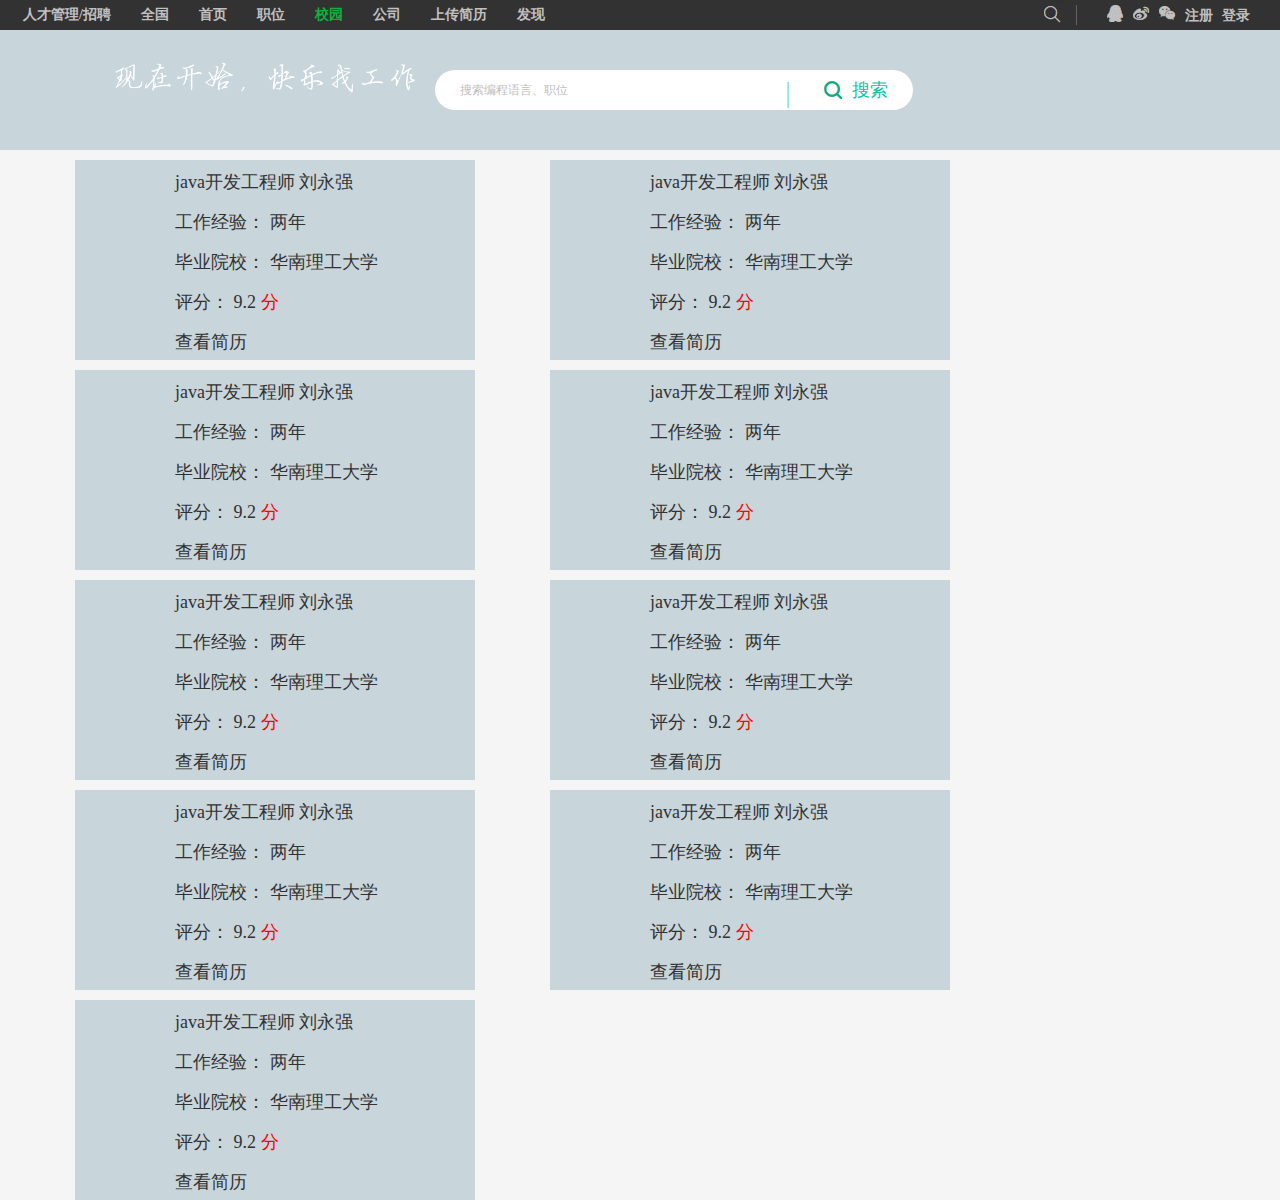
<file: 外包页面/indextwo.html>
<!DOCTYPE html>
<html lang="en">

<head>
    <meta charset="UTF-8">
    <meta http-equiv="X-UA-Compatible" content="IE=edge">
    <meta name="viewport" content="width=device-width, initial-scale=1.0">
    <link rel="stylesheet" type="text/css" href="css/head.css" />
    <link rel="stylesheet" type="text/css" href="css/zui.css" />
    <title>Document</title>
</head>

<body>

    <!--头部第一个导航条-->
    <div class="head_daohang">
        <div class="head_inner">

            <!--=================-->
            <div class="head_title">
                <ul class="head">
                    <li class="head_list">
                        <a href="#">人才管理/招聘</a>
                    </li>
                    <li class="head_list">
                        <a href="#">全国</a>
                    </li>
                    <li class="head_list">
                        <a href="#">首页</a>
                    </li>
                    <li class="head_list">
                        <a href="#">职位</a>
                    </li>
                    <li class="head_list">
                        <a href="" style="color: #10b041;">校园</a>
                    </li>
                    <li class="head_list">
                        <a href="#">公司</a>
                    </li>
                    <li class="head_list">
                        <a href="#">上传简历</a>
                    </li>
                    <li class="head_list">
                        <a href="#">发现</a>
                    </li>
                </ul>
            </div>
            <!--===============-->
            <div class="head_nav_login">
                <div class="head_search">
                    <input type="text" name="headSreach" id="headSreach" value="" />
                    <button class="head_glass"></button>
                </div>
                <div class="head_login">
                    <a href="#" class="login"><i class="icon_qq"></i></a>
                    <a href="#" class="login"><i class="icon_sina"></i></a>
                    <a href="#" class="login"><i class="icon_weixin"></i></a>
                    <a href="#" class="login">注册</a>
                    <a href="#" class="login">登录</a>
                </div>
            </div>
            <!--============-->
        </div>
    </div>

    <!--头部搜索-->
    <div class="wrap">

        <div class="wrap_logo">
            <a href="#">
                <img src="img/fast-reg-text.png" alt="" width="300px" />
            </a>
        </div>
        <div class="wrap_sreach">
            <input type="text" name="search_text" id="search_text" placeholder="搜索编程语言、职位" />
            <span class="wrap_xian">|</span>
            <button class="sreach"><img src="img/sreach_06.png" />搜索</button>
        </div>
        <!--================-->
        <div class="hot_sreach" style="display: none;">
            <div id="hot_nav">
                <ul class="hot_ul">
                    <li><a href="#"><em>JAVA</em><span>热门搜索</span></a></li>
                    <li><a href="#"><em>javascript</em><span>热门搜索</span></a></li>
                    <li><a href="#"><em>C++</em><span>热门搜索</span></a></li>
                    <li><a href="#"><em>C#</em><span>热门搜索</span></a></li>
                    <li><a href="#"><em>PHP</em><span>热门搜索</span></a></li>

                </ul>
            </div>
        </div>

    </div>
    <div>
        <ul>
            <li>
                <div class="zhiwei">
                    <div class="oneclass">
                        <a href="">java开发工程师</a>
                        <a href="">刘永强</a>
                    </div>
                    <div class="twoclass">
                        <a href="">工作经验：</a>
                        <a href=""> 两年</a>
                    </div>
                    <div class="threeclass">
                        <a href="">毕业院校：</a>
                        <a href="">华南理工大学</a>
                    </div>
                    <div class="fourclass">

                        <a href="">评分：</a>
                        <a href="">9.2</a>
                        <a href="" class="fen">分</a>
                    </div>
                    <div class="fiveclass">
                        <a href="indexthree.html">查看简历</a>
                    </div>

                </div>
            </li>
            <li>
                <div class="zhiwei">
                    <div class="oneclass">
                        <a href="">java开发工程师</a>
                        <a href="">刘永强</a>
                    </div>
                    <div class="twoclass">
                        <a href="">工作经验：</a>
                        <a href=""> 两年</a>
                    </div>
                    <div class="threeclass">
                        <a href="">毕业院校：</a>
                        <a href="">华南理工大学</a>
                    </div>
                    <div class="fourclass">

                        <a href="">评分：</a>
                        <a href="">9.2</a>
                        <a href="" class="fen">分</a>
                    </div>
                    <div class="fiveclass">
                        <a href="indexthree.html">查看简历</a>
                    </div>

                </div>
            </li>
            <li>
                <div class="zhiwei">
                    <div class="oneclass">
                        <a href="">java开发工程师</a>
                        <a href="">刘永强</a>
                    </div>
                    <div class="twoclass">
                        <a href="">工作经验：</a>
                        <a href=""> 两年</a>
                    </div>
                    <div class="threeclass">
                        <a href="">毕业院校：</a>
                        <a href="">华南理工大学</a>
                    </div>
                    <div class="fourclass">

                        <a href="">评分：</a>
                        <a href="">9.2</a>
                        <a href="" class="fen">分</a>
                    </div>
                    <div class="fiveclass">
                        <a href="indexthree.html">查看简历</a>
                    </div>

                </div>
            </li>
            <li>
                <div class="zhiwei">
                    <div class="oneclass">
                        <a href="">java开发工程师</a>
                        <a href="">刘永强</a>
                    </div>
                    <div class="twoclass">
                        <a href="">工作经验：</a>
                        <a href=""> 两年</a>
                    </div>
                    <div class="threeclass">
                        <a href="">毕业院校：</a>
                        <a href="">华南理工大学</a>
                    </div>
                    <div class="fourclass">

                        <a href="">评分：</a>
                        <a href="">9.2</a>
                        <a href="" class="fen">分</a>
                    </div>
                    <div class="fiveclass">
                        <a href="indexthree.html">查看简历</a>
                    </div>

                </div>
            </li>
            <li>
                <div class="zhiwei">
                    <div class="oneclass">
                        <a href="">java开发工程师</a>
                        <a href="">刘永强</a>
                    </div>
                    <div class="twoclass">
                        <a href="">工作经验：</a>
                        <a href=""> 两年</a>
                    </div>
                    <div class="threeclass">
                        <a href="">毕业院校：</a>
                        <a href="">华南理工大学</a>
                    </div>
                    <div class="fourclass">

                        <a href="">评分：</a>
                        <a href="">9.2</a>
                        <a href="" class="fen">分</a>
                    </div>
                    <div class="fiveclass">
                        <a href="indexthree.html">查看简历</a>
                    </div>

                </div>
            </li>
            <li>
                <div class="zhiwei">
                    <div class="oneclass">
                        <a href="">java开发工程师</a>
                        <a href="">刘永强</a>
                    </div>
                    <div class="twoclass">
                        <a href="">工作经验：</a>
                        <a href=""> 两年</a>
                    </div>
                    <div class="threeclass">
                        <a href="">毕业院校：</a>
                        <a href="">华南理工大学</a>
                    </div>
                    <div class="fourclass">

                        <a href="">评分：</a>
                        <a href="">9.2</a>
                        <a href="" class="fen">分</a>
                    </div>
                    <div class="fiveclass">
                        <a href="indexthree.html">查看简历</a>
                    </div>

                </div>
            </li>
            <li>
                <div class="zhiwei">
                    <div class="oneclass">
                        <a href="">java开发工程师</a>
                        <a href="">刘永强</a>
                    </div>
                    <div class="twoclass">
                        <a href="">工作经验：</a>
                        <a href=""> 两年</a>
                    </div>
                    <div class="threeclass">
                        <a href="">毕业院校：</a>
                        <a href="">华南理工大学</a>
                    </div>
                    <div class="fourclass">

                        <a href="">评分：</a>
                        <a href="">9.2</a>
                        <a href="" class="fen">分</a>
                    </div>
                    <div class="fiveclass">
                        <a href="indexthree.html">查看简历</a>
                    </div>

                </div>
            </li>
            <li>
                <div class="zhiwei">
                    <div class="oneclass">
                        <a href="">java开发工程师</a>
                        <a href="">刘永强</a>
                    </div>
                    <div class="twoclass">
                        <a href="">工作经验：</a>
                        <a href=""> 两年</a>
                    </div>
                    <div class="threeclass">
                        <a href="">毕业院校：</a>
                        <a href="">华南理工大学</a>
                    </div>
                    <div class="fourclass">

                        <a href="">评分：</a>
                        <a href="">9.2</a>
                        <a href="" class="fen">分</a>
                    </div>
                    <div class="fiveclass">
                        <a href="indexthree.html">查看简历</a>
                    </div>

                </div>
            </li>
            <li>
                <div class="zhiwei">
                    <div class="oneclass">
                        <a href="">java开发工程师</a>
                        <a href="">刘永强</a>
                    </div>
                    <div class="twoclass">
                        <a href="">工作经验：</a>
                        <a href=""> 两年</a>
                    </div>
                    <div class="threeclass">
                        <a href="">毕业院校：</a>
                        <a href="">华南理工大学</a>
                    </div>
                    <div class="fourclass">

                        <a href="">评分：</a>
                        <a href="">9.2</a>
                        <a href="" class="fen">分</a>
                    </div>
                    <div class="fiveclass">
                        <a href="indexthree.html">查看简历</a>
                    </div>

                </div>
            </li>
        </ul>
    </div>








</body>

</html>
</file>
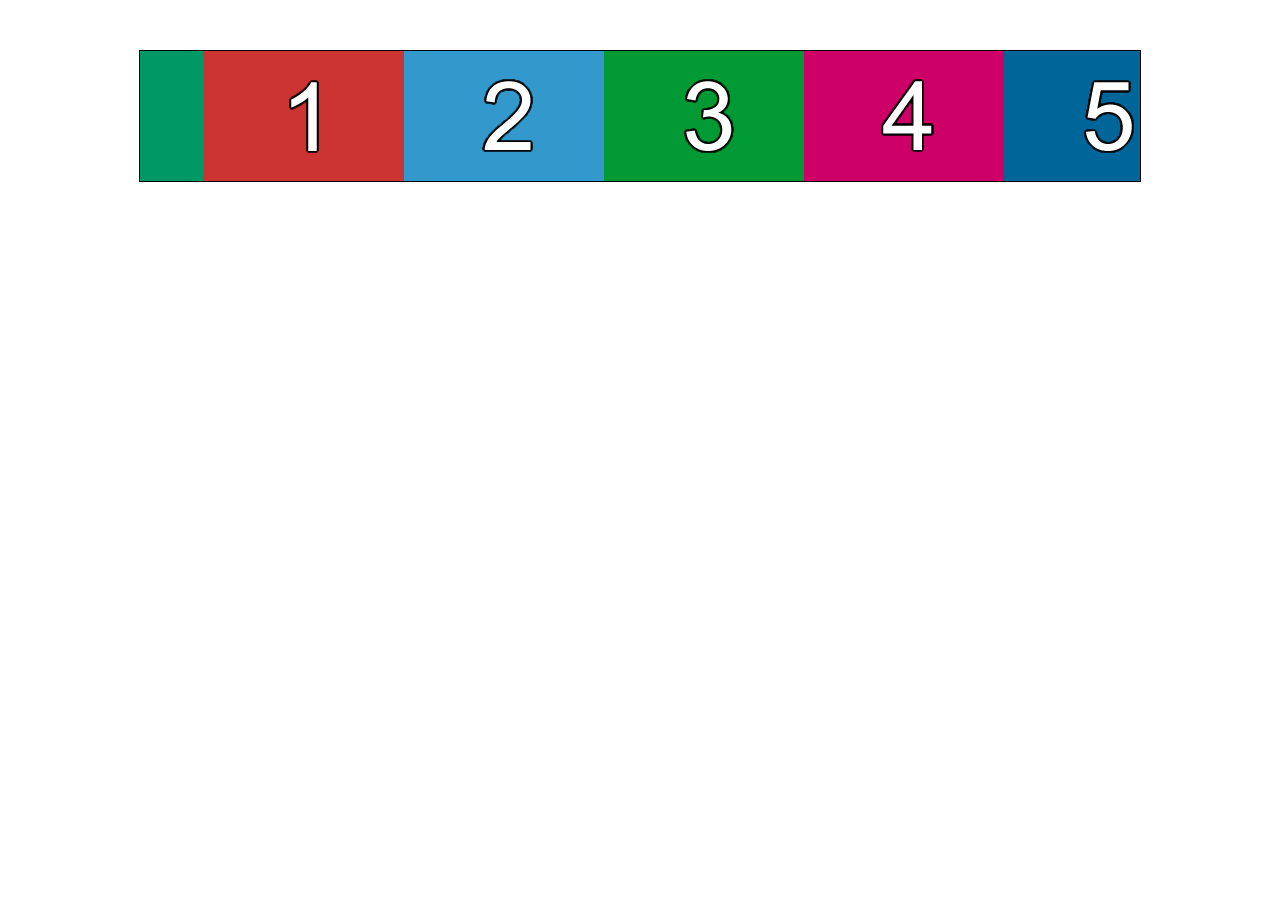
<file: 无缝连续滚动特效原理/gundong.html>
<!DOCTYPE html>
<html lang="en">

<head>
    <meta charset="UTF-8">
    <meta http-equiv="X-UA-Compatible" content="IE=edge">
    <meta name="viewport" content="width=device-width, initial-scale=1.0">
    <title>Document</title>
</head>
<style>
    * {
        margin: 0;
        padding: 0;
    }

    .box {
        width: 1000px;
        height: 130px;
        border: 1px solid #000;
        margin: 50px auto;
        overflow: hidden;
    }

    .box ul {
        list-style: none;
        margin-right: 10px;
        width: 5000px;
        position: relative;
    }

    .box ul li {
        float: left;
    }
</style>

<body>
    <div id="box" class="box">
        <ul id="list">
            <li><img src="number/0.png" alt=""></li>
            <li><img src="number/1.png" alt=""></li>
            <li><img src="number/2.png" alt=""></li>
            <li><img src="number/3.png" alt=""></li>
            <li><img src="number/4.png" alt=""></li>
            <li><img src="number/5.png" alt=""></li>
        </ul>
    </div>

    <script>
        var box = document.getElementById('box');
        var list = document.getElementById('list');

        list.innerHTML += list.innerHTML;

        var left = 0;

        var timer;

        move();

        function move() {
            clearInterval(timer);
            timer = setInterval(function () {
                left -= 4;
                if (left < -1260) {
                    left = 0;
                }
                list.style.left = left + 'px';
            }, 20)
        }


        box.onmouseenter = function () {
            clearInterval(timer);
        }
        box.onmouseleave = function () {
            move();
        }
    </script>
</body>

</html>
</file>
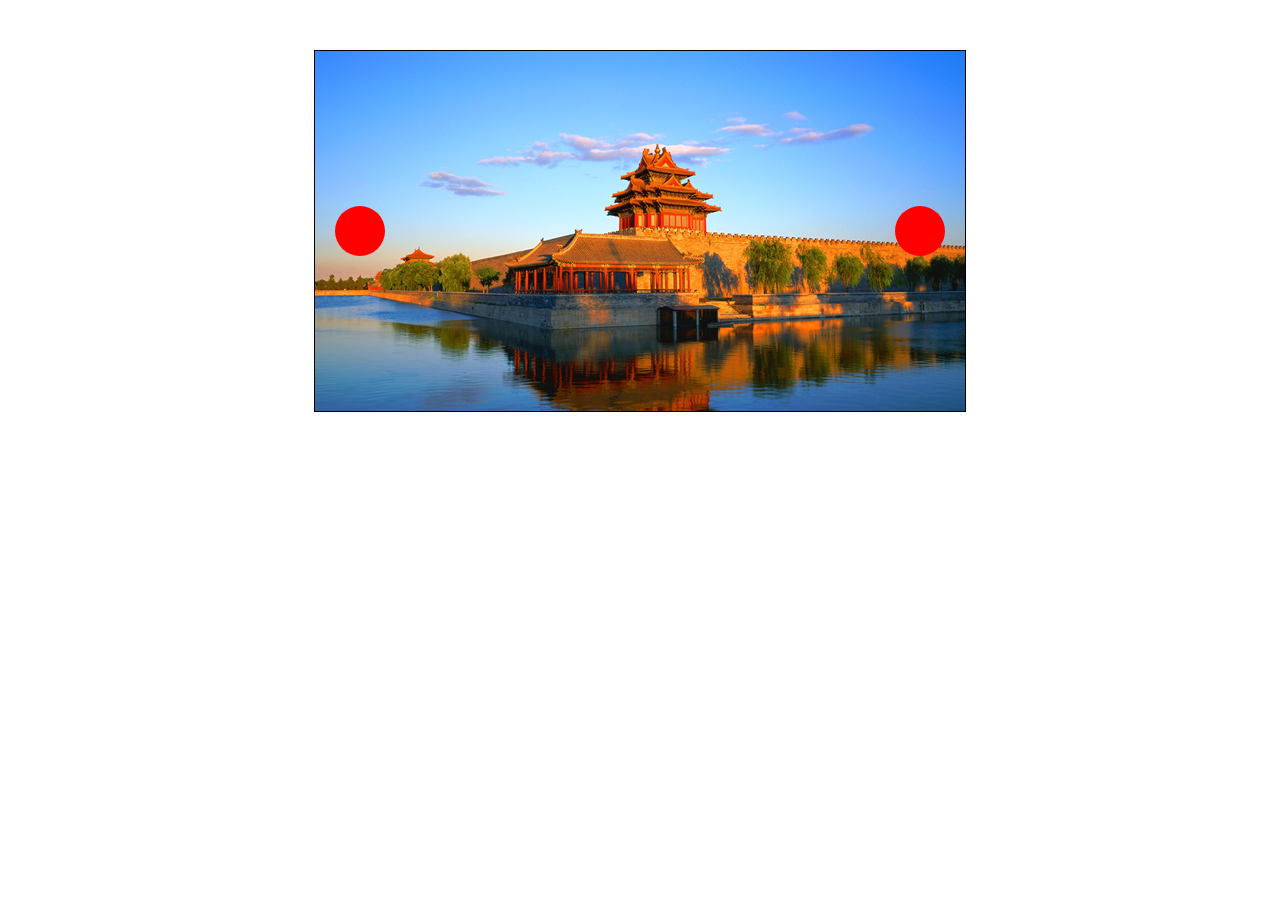
<file: 轮播图跑马灯/lunbotu.html>
<!DOCTYPE html>
<html lang="en">

<head>
    <meta charset="UTF-8">
    <meta http-equiv="X-UA-Compatible" content="IE=edge">
    <meta name="viewport" content="width=device-width, initial-scale=1.0">
    <title>Document</title>
    <style>
        * {
            margin: 0;
            padding: 0;
        }

        .box {
            width: 650px;
            height: 360px;
            border: 1px solid #000;
            margin: 50px auto;
            position: relative;
            overflow: hidden;
        }

        .box ul {
            width: 5000px;
            list-style: none;
            position: relative;
            left: 0;

        }

        .box ul li {

            float: left;

        }

        .leftbtn {
            position: absolute;
            left: 20px;
            top: 50%;
            margin-top: -25px;
            width: 50px;
            height: 50px;
            background-color: red;
            border-radius: 50%;
        }



        .rightbtn {
            position: absolute;
            right: 20px;
            top: 50%;
            margin-top: -25px;
            width: 50px;
            height: 50px;
            background-color: red;
            border-radius: 50%;
        }
    </style>
</head>

<body>
    <div class="box" id="box">
        <ul id="list">
            <li><img src="beijing/0.jpg" alt=""></li>
            <li><img src="beijing/1.jpg" alt=""></li>
            <li><img src="beijing/2.jpg" alt=""></li>
            <li><img src="beijing/3.jpg" alt=""></li>
            <li><img src="beijing/4.jpg" alt=""></li>
        </ul>
        <a href="javascript:;" class="leftbtn" id="leftbtn"></a>
        <a href="javascript:;" class="rightbtn" id="rightbtn"></a>
    </div>
    <script>
        var leftbtn = document.getElementById('leftbtn');
        var rightbtn = document.getElementById('rightbtn');

        var list = document.getElementById("list");

        var cloneli = list.firstElementChild.cloneNode(true);
        list.appendChild(cloneli);

        var idx = 0;


        rightbtn.onclick = function () {
            idx++;
            list.style.left = -idx * 650 + 'px';

            if (idx > 4) {
                idx = 0;
                list.style.left = 0;

            }



        }
        leftbtn.onclick = function () {
            idx--;


            if (idx < 0) {
                idx = 5;
                list.style.left = -idx * 650 + 'px';

            }
            list.style.left = -idx * 650 + 'px';

        }






    </script>

</body>

</html>
</file>
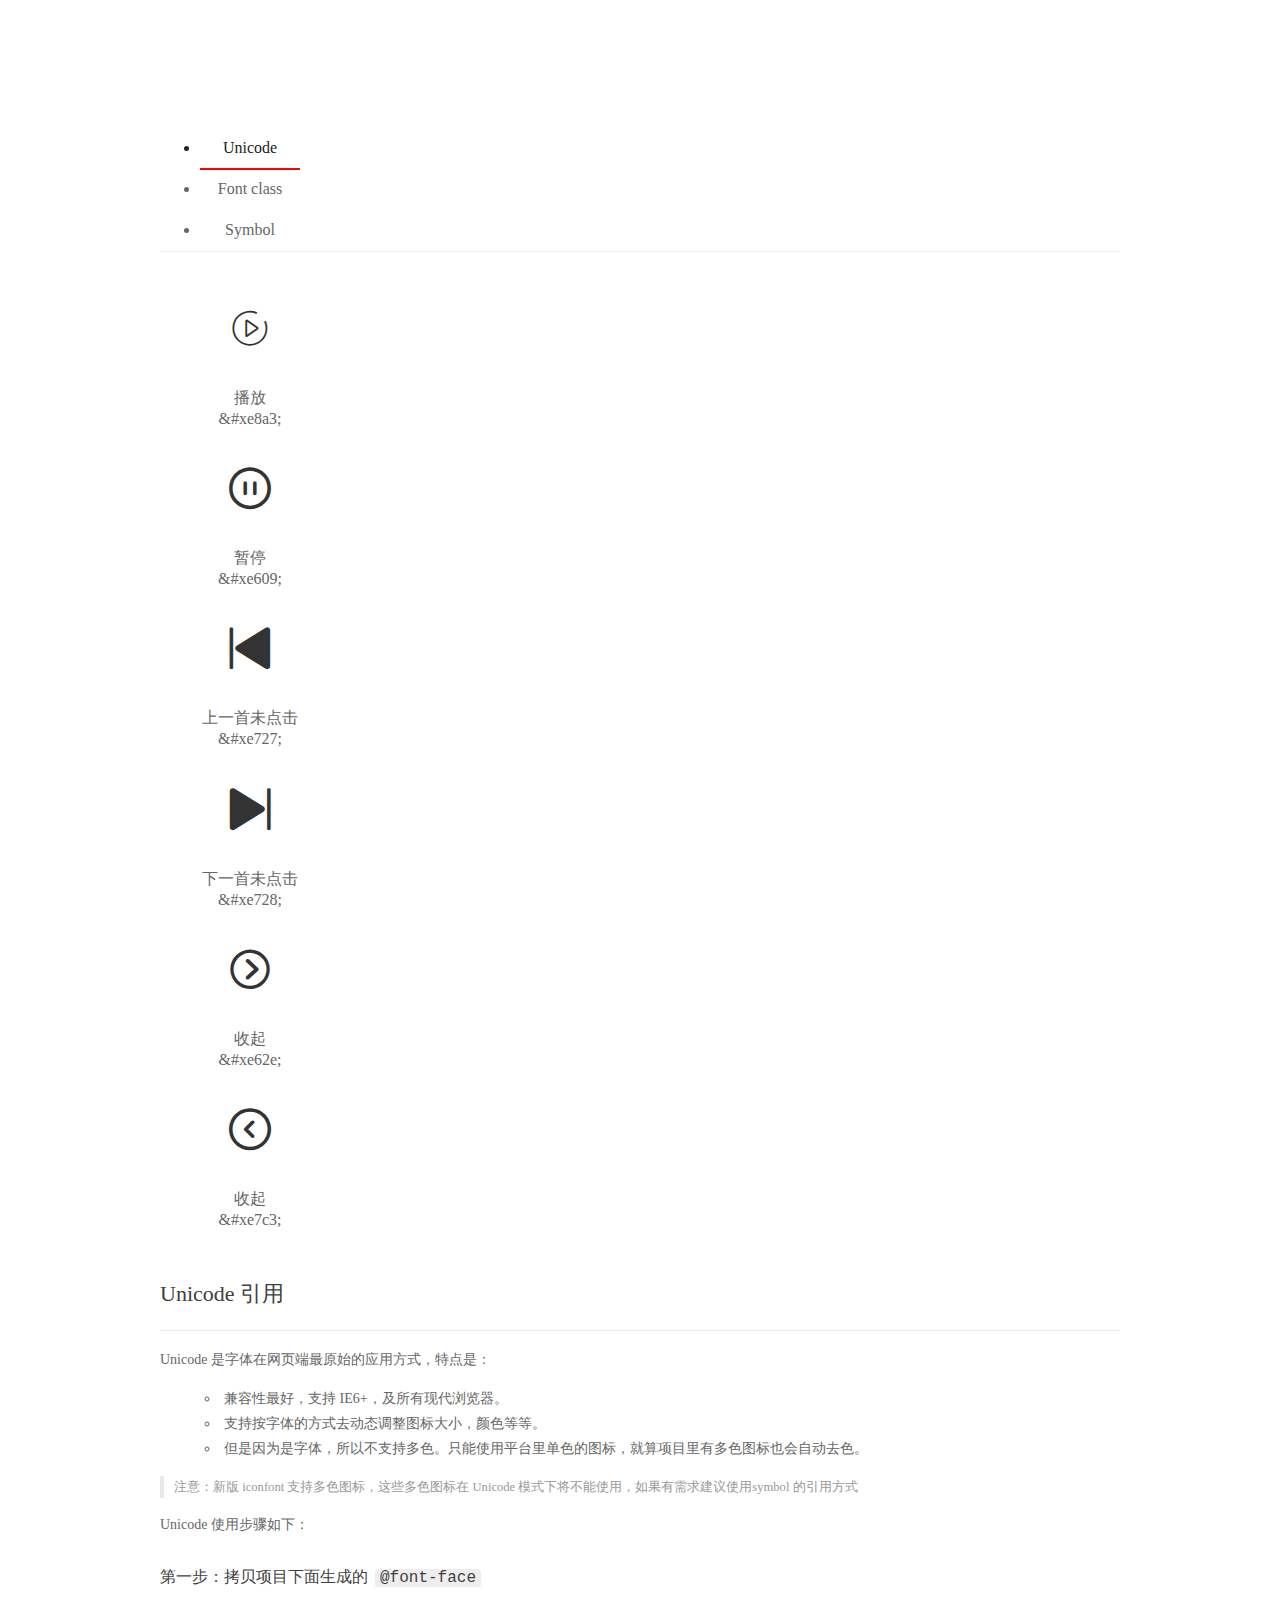
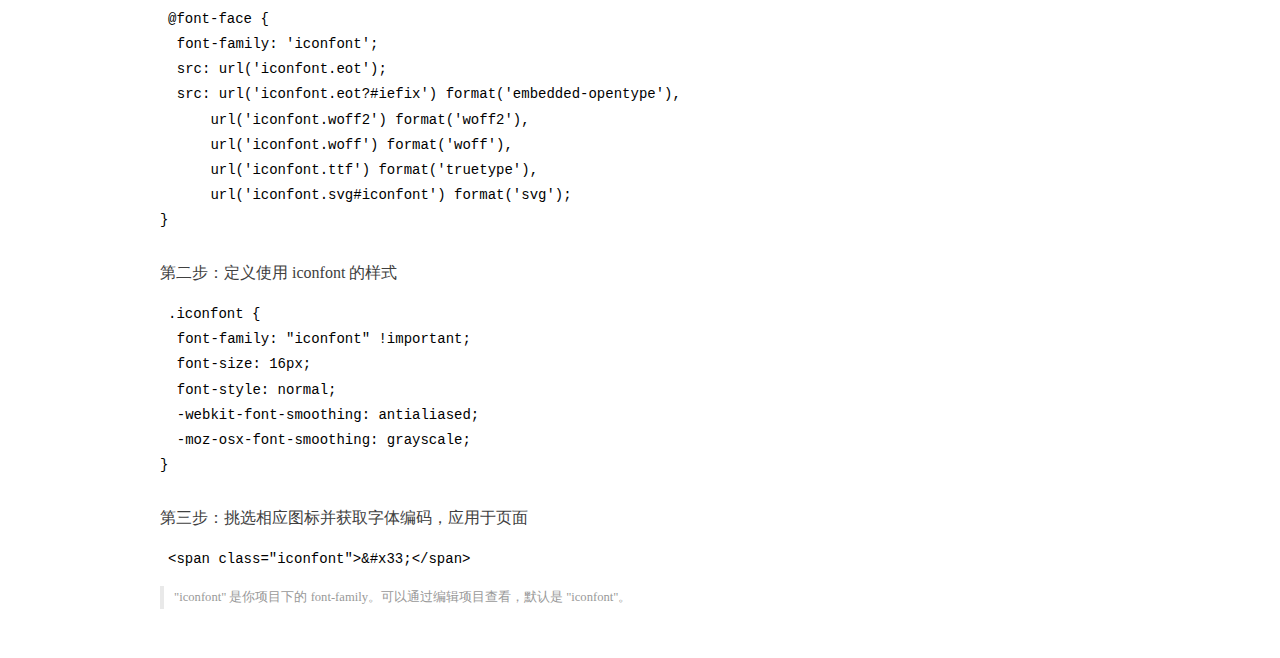
<file: 简易音乐播放器/fonts/demo_index.html>
<!DOCTYPE html>
<html>
<head>
  <meta charset="utf-8"/>
  <title>IconFont Demo</title>
  <link rel="shortcut icon" href="//img.alicdn.com/imgextra/i2/O1CN01ZyAlrn1MwaMhqz36G_!!6000000001499-73-tps-64-64.ico" type="image/x-icon"/>
  <link rel="icon" type="image/svg+xml" href="//img.alicdn.com/imgextra/i4/O1CN01EYTRnJ297D6vehehJ_!!6000000008020-55-tps-64-64.svg"/>
  <link rel="stylesheet" href="https://g.alicdn.com/thx/cube/1.3.2/cube.min.css">
  <link rel="stylesheet" href="demo.css">
  <link rel="stylesheet" href="iconfont.css">
  <script src="iconfont.js"></script>
  <!-- jQuery -->
  <script src="https://a1.alicdn.com/oss/uploads/2018/12/26/7bfddb60-08e8-11e9-9b04-53e73bb6408b.js"></script>
  <!-- 代码高亮 -->
  <script src="https://a1.alicdn.com/oss/uploads/2018/12/26/a3f714d0-08e6-11e9-8a15-ebf944d7534c.js"></script>
</head>
<body>
  <div class="main">
    <h1 class="logo"><a href="https://www.iconfont.cn/" title="iconfont 首页" target="_blank">&#xe86b;</a></h1>
    <div class="nav-tabs">
      <ul id="tabs" class="dib-box">
        <li class="dib active"><span>Unicode</span></li>
        <li class="dib"><span>Font class</span></li>
        <li class="dib"><span>Symbol</span></li>
      </ul>
      
    </div>
    <div class="tab-container">
      <div class="content unicode" style="display: block;">
          <ul class="icon_lists dib-box">
          
            <li class="dib">
              <span class="icon iconfont">&#xe8a3;</span>
                <div class="name">播放</div>
                <div class="code-name">&amp;#xe8a3;</div>
              </li>
          
            <li class="dib">
              <span class="icon iconfont">&#xe609;</span>
                <div class="name">暂停</div>
                <div class="code-name">&amp;#xe609;</div>
              </li>
          
            <li class="dib">
              <span class="icon iconfont">&#xe727;</span>
                <div class="name">上一首未点击</div>
                <div class="code-name">&amp;#xe727;</div>
              </li>
          
            <li class="dib">
              <span class="icon iconfont">&#xe728;</span>
                <div class="name">下一首未点击</div>
                <div class="code-name">&amp;#xe728;</div>
              </li>
          
            <li class="dib">
              <span class="icon iconfont">&#xe62e;</span>
                <div class="name">收起</div>
                <div class="code-name">&amp;#xe62e;</div>
              </li>
          
            <li class="dib">
              <span class="icon iconfont">&#xe7c3;</span>
                <div class="name">收起</div>
                <div class="code-name">&amp;#xe7c3;</div>
              </li>
          
          </ul>
          <div class="article markdown">
          <h2 id="unicode-">Unicode 引用</h2>
          <hr>

          <p>Unicode 是字体在网页端最原始的应用方式，特点是：</p>
          <ul>
            <li>兼容性最好，支持 IE6+，及所有现代浏览器。</li>
            <li>支持按字体的方式去动态调整图标大小，颜色等等。</li>
            <li>但是因为是字体，所以不支持多色。只能使用平台里单色的图标，就算项目里有多色图标也会自动去色。</li>
          </ul>
          <blockquote>
            <p>注意：新版 iconfont 支持多色图标，这些多色图标在 Unicode 模式下将不能使用，如果有需求建议使用symbol 的引用方式</p>
          </blockquote>
          <p>Unicode 使用步骤如下：</p>
          <h3 id="-font-face">第一步：拷贝项目下面生成的 <code>@font-face</code></h3>
<pre><code class="language-css"
>@font-face {
  font-family: 'iconfont';
  src: url('iconfont.eot');
  src: url('iconfont.eot?#iefix') format('embedded-opentype'),
      url('iconfont.woff2') format('woff2'),
      url('iconfont.woff') format('woff'),
      url('iconfont.ttf') format('truetype'),
      url('iconfont.svg#iconfont') format('svg');
}
</code></pre>
          <h3 id="-iconfont-">第二步：定义使用 iconfont 的样式</h3>
<pre><code class="language-css"
>.iconfont {
  font-family: "iconfont" !important;
  font-size: 16px;
  font-style: normal;
  -webkit-font-smoothing: antialiased;
  -moz-osx-font-smoothing: grayscale;
}
</code></pre>
          <h3 id="-">第三步：挑选相应图标并获取字体编码，应用于页面</h3>
<pre>
<code class="language-html"
>&lt;span class="iconfont"&gt;&amp;#x33;&lt;/span&gt;
</code></pre>
          <blockquote>
            <p>"iconfont" 是你项目下的 font-family。可以通过编辑项目查看，默认是 "iconfont"。</p>
          </blockquote>
          </div>
      </div>
      <div class="content font-class">
        <ul class="icon_lists dib-box">
          
          <li class="dib">
            <span class="icon iconfont icon-bofang"></span>
            <div class="name">
              播放
            </div>
            <div class="code-name">.icon-bofang
            </div>
          </li>
          
          <li class="dib">
            <span class="icon iconfont icon-zanting"></span>
            <div class="name">
              暂停
            </div>
            <div class="code-name">.icon-zanting
            </div>
          </li>
          
          <li class="dib">
            <span class="icon iconfont icon-shangyishouweidianji"></span>
            <div class="name">
              上一首未点击
            </div>
            <div class="code-name">.icon-shangyishouweidianji
            </div>
          </li>
          
          <li class="dib">
            <span class="icon iconfont icon-xiayishouweidianji"></span>
            <div class="name">
              下一首未点击
            </div>
            <div class="code-name">.icon-xiayishouweidianji
            </div>
          </li>
          
          <li class="dib">
            <span class="icon iconfont icon-cangpeitubiao-shouqi"></span>
            <div class="name">
              收起
            </div>
            <div class="code-name">.icon-cangpeitubiao-shouqi
            </div>
          </li>
          
          <li class="dib">
            <span class="icon iconfont icon-shouqi"></span>
            <div class="name">
              收起
            </div>
            <div class="code-name">.icon-shouqi
            </div>
          </li>
          
        </ul>
        <div class="article markdown">
        <h2 id="font-class-">font-class 引用</h2>
        <hr>

        <p>font-class 是 Unicode 使用方式的一种变种，主要是解决 Unicode 书写不直观，语意不明确的问题。</p>
        <p>与 Unicode 使用方式相比，具有如下特点：</p>
        <ul>
          <li>兼容性良好，支持 IE8+，及所有现代浏览器。</li>
          <li>相比于 Unicode 语意明确，书写更直观。可以很容易分辨这个 icon 是什么。</li>
          <li>因为使用 class 来定义图标，所以当要替换图标时，只需要修改 class 里面的 Unicode 引用。</li>
          <li>不过因为本质上还是使用的字体，所以多色图标还是不支持的。</li>
        </ul>
        <p>使用步骤如下：</p>
        <h3 id="-fontclass-">第一步：引入项目下面生成的 fontclass 代码：</h3>
<pre><code class="language-html">&lt;link rel="stylesheet" href="./iconfont.css"&gt;
</code></pre>
        <h3 id="-">第二步：挑选相应图标并获取类名，应用于页面：</h3>
<pre><code class="language-html">&lt;span class="iconfont icon-xxx"&gt;&lt;/span&gt;
</code></pre>
        <blockquote>
          <p>"
            iconfont" 是你项目下的 font-family。可以通过编辑项目查看，默认是 "iconfont"。</p>
        </blockquote>
      </div>
      </div>
      <div class="content symbol">
          <ul class="icon_lists dib-box">
          
            <li class="dib">
                <svg class="icon svg-icon" aria-hidden="true">
                  <use xlink:href="#icon-bofang"></use>
                </svg>
                <div class="name">播放</div>
                <div class="code-name">#icon-bofang</div>
            </li>
          
            <li class="dib">
                <svg class="icon svg-icon" aria-hidden="true">
                  <use xlink:href="#icon-zanting"></use>
                </svg>
                <div class="name">暂停</div>
                <div class="code-name">#icon-zanting</div>
            </li>
          
            <li class="dib">
                <svg class="icon svg-icon" aria-hidden="true">
                  <use xlink:href="#icon-shangyishouweidianji"></use>
                </svg>
                <div class="name">上一首未点击</div>
                <div class="code-name">#icon-shangyishouweidianji</div>
            </li>
          
            <li class="dib">
                <svg class="icon svg-icon" aria-hidden="true">
                  <use xlink:href="#icon-xiayishouweidianji"></use>
                </svg>
                <div class="name">下一首未点击</div>
                <div class="code-name">#icon-xiayishouweidianji</div>
            </li>
          
            <li class="dib">
                <svg class="icon svg-icon" aria-hidden="true">
                  <use xlink:href="#icon-cangpeitubiao-shouqi"></use>
                </svg>
                <div class="name">收起</div>
                <div class="code-name">#icon-cangpeitubiao-shouqi</div>
            </li>
          
            <li class="dib">
                <svg class="icon svg-icon" aria-hidden="true">
                  <use xlink:href="#icon-shouqi"></use>
                </svg>
                <div class="name">收起</div>
                <div class="code-name">#icon-shouqi</div>
            </li>
          
          </ul>
          <div class="article markdown">
          <h2 id="symbol-">Symbol 引用</h2>
          <hr>

          <p>这是一种全新的使用方式，应该说这才是未来的主流，也是平台目前推荐的用法。相关介绍可以参考这篇<a href="">文章</a>
            这种用法其实是做了一个 SVG 的集合，与另外两种相比具有如下特点：</p>
          <ul>
            <li>支持多色图标了，不再受单色限制。</li>
            <li>通过一些技巧，支持像字体那样，通过 <code>font-size</code>, <code>color</code> 来调整样式。</li>
            <li>兼容性较差，支持 IE9+，及现代浏览器。</li>
            <li>浏览器渲染 SVG 的性能一般，还不如 png。</li>
          </ul>
          <p>使用步骤如下：</p>
          <h3 id="-symbol-">第一步：引入项目下面生成的 symbol 代码：</h3>
<pre><code class="language-html">&lt;script src="./iconfont.js"&gt;&lt;/script&gt;
</code></pre>
          <h3 id="-css-">第二步：加入通用 CSS 代码（引入一次就行）：</h3>
<pre><code class="language-html">&lt;style&gt;
.icon {
  width: 1em;
  height: 1em;
  vertical-align: -0.15em;
  fill: currentColor;
  overflow: hidden;
}
&lt;/style&gt;
</code></pre>
          <h3 id="-">第三步：挑选相应图标并获取类名，应用于页面：</h3>
<pre><code class="language-html">&lt;svg class="icon" aria-hidden="true"&gt;
  &lt;use xlink:href="#icon-xxx"&gt;&lt;/use&gt;
&lt;/svg&gt;
</code></pre>
          </div>
      </div>

    </div>
  </div>
  <script>
  $(document).ready(function () {
      $('.tab-container .content:first').show()

      $('#tabs li').click(function (e) {
        var tabContent = $('.tab-container .content')
        var index = $(this).index()

        if ($(this).hasClass('active')) {
          return
        } else {
          $('#tabs li').removeClass('active')
          $(this).addClass('active')

          tabContent.hide().eq(index).fadeIn()
        }
      })
    })
  </script>
</body>
</html>
</file>
<file: 外包页面/general.css>
body{
	margin: 0;
	padding: 0;
	background-color: #ECF2F1;
	font-family: tahoma, Georgia, arial, "����", sans-serif;
	font-size: 12px;
	line-height: 150%;
	color: #006666;
}
a{
	text-decoration: none;
	color: #CC0000;
}
a:hover{
	border: 1px solid #eee;
	color: #336699;
}
h1, h2, h3{
	font-family: Georgia, "Times New Roman", Times, serif;
}
#header{
	margin: 0;
	padding: 0;
	text-align: left;
	width: auto;
	height: 80px;
	background-image: url(bg01.jpg);
	background-position: left top;
	background-repeat: no-repeat;
}
#header h1{
	margin: 0;
	padding-top: 20px;
	padding-left: 15px;
	color: #fff;
}
#general{
	position: absolute;
	top: 80px;
	left: 0;
	margin: 0;
	padding: 0;
	text-align: left;
	width: 200px;
	border-top: 5px solid #c8d5db;
}
.row{
	margin-top: 5px;
	margin-bottom: 5px;
	padding: 0;
}
#realname, #titlename, #birthday, #phone, #mobile, #email, #homepage, #im{
	display: block;
	margin: 3px;
	padding: 0 0 0 2px;
	font-weight: bold;
	color: #fff;
	background-color:#c8d5db;
}
#realnameValue, #titleValue, #birthdayValue, #phoneValue, #mobileValue, #emailValue, #homepageValue,#imValue{
	margin: 0;
	padding: 0;
	display: block;
	text-indent: 0.5em;
}
#objective, #skillareas, #history, #awards{
	margin-left: 200px;
	padding: 0;
	background-color: #FFF;
	width: auto;
}
#objective{	border-top: 5px solid #c8d5db;}
#skillareas{height: 250px;}
#history{height: 150px;}
#awards{height: 150px;}
h2{
	display: block;
	margin: 0;
	padding-top: 2px;
	padding-left: 15px;
	font-size: 14px;
	background-image: url(bg01.jpg);
	background-repeat: no-repeat;
	border-bottom: 1px outset #aaa;
}
#objective p{
	margin: 0;
	padding: 0;
	text-indent: 3em;
}
h3{
	margin-bottom: 0;
	padding-left: 5px;
	font-size: 13px;
	border-bottom: 2px solid #f00;
}

#skillareas ol, #history ol{
	display: inline;
	margin: 0;
	padding: 0;
	list-style-type: none;
}
.skill, .job{
	float: left;
	margin: 0;
	padding: 3px 0 0 10px;
	width: 190px;
}
.award{
	margin: 0;
	padding: 0;
	width: 200px;
	list-style-type: none;
}
.skillest{
	margin: 0;
	padding: 0;
	list-style-type: circle;
}
.year{
	float: left;
	margin: 0;
	padding: 0 0 0 3px;
}
.employer{
	color: #3333CC;
	text-align: center;
}
.date, .organization{
	margin: 0;
	padding-left: 8px;
}
.organization{color: c8d5db;}
.date, .year{
	color: red;
}
#lastModified, #copyright{
	margin: 0;
	padding-left: 10px;
	width: auto;
	background-image: url(bg01.jpg);
}
#lastModified{
	border-top: 5px solid #c8d5db;
}
.description{text-indent: 2em;}
</file>
<file: 外包页面/css/head.css>
@charset "utf-8";
*{
	padding: 0;
	margin: 0;
	list-style: none;
	text-decoration: none;
}
body,a{
	font-family: "Hiragino Sans GB","Microsoft YaHei","SimHei","SimSun","sans-serif";
	color: #323232;
}
p,h2,h3{
	display: inline-block;
	color: #323232;
}
em{
	font-style: normal;
}
/*=============*/
/*头部*/
.head_daohang{
	width: 100%;
	min-width: 1160px;
	height: 30px;
	background: #323232;
	position: relative;
	z-index: 100;
}
.head_inner{
	margin:0 auto;
}
.head_logo{
	float: left;
	margin: 6px 5px 0 30px;
	width: 56px;
	height: 18px;
}
.head_title{
	position: relative;
	float: left;
}
.head{
	margin-left: 13px;
}
.head li{
	float: left;
	height: 30px;
}
.head li a{
	display: block;
	padding: 0 10px;
	font-size: 14px;
	line-height: 30px;
	margin-right: 10px;
	color: #c0c0c0;
	font-weight: 700;
}
.head li a:hover{
	color: #10b041;
}
.head li a img{
	padding-left: 3px;
}
.head_nav_login{
	float: right;
}
.head_glass{
	background-image: url(../img/tm.png);
	width: 17px;
	height: 18px;
	position: absolute;
	z-index: 9999;
	border: 0;
	right: 15px;
}
.head_glass:hover{
	background-image: url(../img/666.png);
	background-position: 0 -54px;
}
#headSreach{
	position: absolute;
	top: -3px;
	width: 0px;
	display: none;
	right: 10px;
	border-radius: 5px;
	border: 0;
	height: 22px;
	font-size: 14px;
	outline: none;
	padding:0 15px;
	transition: all 1s;
}
.head_search{
	float: left;
	height: 20px;
	border-right: 1px solid #636363;
	margin: 5px;
	position: relative;
}
.head_login{
	float: left;
	height: 30px;
	line-height: 30px;
}
.head_login>a>i{
	width: 17px;
	height: 19px;
	display: inline-block;
	vertical-align: text-bottom;
}
.icon_qq{
	background-image: url(../img/tm.png);
	background-position: 0 -19px;
	margin-left: 25px;
}
.icon_qq:hover{
	background-image: url(../img/666.png);
	background-position: 0 0;
}
.icon_sina{
	background-image: url(../img/tm.png);
	background-position: 0 -38px;
}
.icon_sina:hover{
	background-image: url(../img/666.png);
	background-position: 0 -17px;
}
.icon_weixin{
	background-image: url(../img/tm.png);
	background-position: 0 -57px;
}
.icon_weixin:hover{
	background-image: url(../img/666.png);
	background-position: 0 -34px;
}
.head_login a{
	font-size: 14px;
	font-family: "Hiragino Sans GB","Microsoft YaHei",
	"SimHei","SimSun","sans-serif";
	color: #c0c0c0;
	font-weight: 700;
	line-height: 30px;
	margin-right: 5px;
}
.head_login a:hover{
	color: #10b041;
}
.head_login a:last-child{
	margin-right: 30px;
}
/*==============*/
/*尾部*/
.foot{
	height: 200px;
	background: #f5f5f5;
}
.foot_ul_1{
	padding-top: 25px;
	height: 52px;
	width: 1160px;
	margin: 0 auto;
}
.foot_ul_1 li{
	float: left;
}
.foot_ul_1 li span{
	margin: 0 35px;
	color: #dfdfdf;
}
.foot_ul_1 a{
	font-size: 18px;
}
.foot_ul_1 li a:hover{
	color: #12af82;
	text-decoration: underline;
}
.p1,.p2,.p3{
	width: 56px;
	height: 56px;
	overflow: hidden;
	position: absolute;
	margin-left: -75px;
}
.p1{
	background-image: url(../img/foot-feature.png);
	background-repeat: no-repeat;
	background-position: 0 0;
}
.p2{
	background-image: url(../img/foot-feature.png);
	background-position: 0 -56px;
	background-repeat: no-repeat;
}
.p3{
	background-image: url(../img/foot-feature.png);
	background-position: 0 -112px;
	background-repeat: no-repeat;
}
.foor_ul_2 li{
	width: 275px;
	float: left;
	padding-left: 75px;
}
.foor_ul_2 li:nth-child(1),
.foor_ul_2 li:nth-child(2){
	margin-right: 55px;
}
.foor_ul_2{
	padding: 30px 0 50px;
	width: 1160px;
	margin: 0 auto;
	overflow: hidden;
}
.foot_title{
	margin-bottom: 4px;
	font-size: 16px;
	line-height: 18px;
	font-weight: 500;
}
.foot_p{
	color: #959595;
	font-size: 12px;
}
/*=================*/
.banquan_nav{
	width: 1160px;
	margin: 0 auto;
	position: relative;
}
.banquan{
	background: #333;
	padding: 48px 0;
	color: #C0C0C0;
}
.banquan a{
	color: #C0C0C0;
}
.foot_pics{
	background-image: url(../img/foot-logo.png);
	background-repeat: no-repeat;
	width: 182px;
	height: 45px;
	float: left;
	margin-right: 25px;
}
.banquan_p{
	height: 48px;
	line-height: 24px;
	float: left;
	width: 540px;
	color: #C0C0C0;
	font-size: 14px;
}
.i1,.i2,.i3,.i4{
	width: 50px;
	height: 50px;
}
.i1{
	border: 1px solid gray;
	width: 48px;
	height: 48px;
	border-radius: 50%;
	background-image: url(../img/mobile111.png);
	background-repeat: no-repeat;
	background-position: 12px 7px;
}
.i1:hover{
	background-image: url(../img/mobile11.png);
	background-repeat: no-repeat;
}
.i2{
	background-image: url(../img/wechat.png);
	border: 1px solid gray;
	width: 48px;
	height: 48px;
	border-radius: 50%;
	background-repeat: no-repeat;
	background-position: 8px 9px;
}
.i2:hover{
	background-image: url(../img/wechat11.png);
	background-repeat: no-repeat;
}
.i3{
	background-image: url(../img/weibo.png);
	border: 1px solid gray;
	width: 48px;
	height: 48px;
	border-radius: 50%;
	background-repeat: no-repeat;
	background-position: 8px 9px;
}
.i3:hover{
	background-image: url(../img/weibo11.png);
	background-repeat: no-repeat;
}
.i4{
	background-image: url(../img/Email222.png);
	border: 1px solid gray;
	width: 48px;
	height: 48px;
	border-radius: 50%;
	background-repeat: no-repeat;
	background-position: 8px 9px;
}
.i4:hover{
	background-image: url(../img/Email11.png);
	background-repeat: no-repeat;
}
.guanzhu_zi{
	color: #fff;
	position: relative;
	top: -20px;
	margin-right: 10px;
}
.guanzhu{
	display: inline-block;
	margin-left: 100px;
}
/*================*/
.banquan_div{
	padding-top: 46px;
}
.banquan_div a,.lianjie_p{
	font-size: 14px;
	color: #C0C0C0;
}
.banquan_div a:hover{
	text-decoration: underline;
}
.banquan_div span{
	margin: 0 20px;
}
.banquan_zi{
	line-height: 36px;
	font-size: 12px;
	color: #C0C0C0;
}
.lianjie_p{
	display: block;
}
.lianjie_p a{
	margin: 0 3px;
}
/*================*/
/*手机二维码*/
.shouji,.weixin,.weibo,.xinxiang{
	display: none;
}
.phone{
	border: 1px solid #ddd;
	width: 225px;
	height: 110px;
	position: absolute;
	display: inline-block;
	right: 10px;
	top: -125px;
	background: #FFFFFF;
}
.tu01{
	background-image: url(../img/foot-qrcode-app.jpg);
	width: 90px;
	height: 90px;
	line-height: 90px;
}
.tu02{
	background-image: url(../img/foot-qrcode-weixin.png);
	width: 90px;
	height: 90px;
	line-height: 90px;
}
.code_tu{
	position: absolute;
	top: 10px;
	left: 10px;
}
.zi p{
	float: right;
	display: block;
	width: 120px;
}
.sao{
	font-size: 12px;
	color: #323232;
	margin-top: 30px;
}
.zi{
	width: 120px;
	height: 110px;
	float: right;
	text-align: center;
}
.big_zi{
	color: #00b182;
	font-size: 24px;
}
.phone_bottom{
	content: '';
	border-top: 6px solid #fff;
	border-bottom: 6px solid transparent;
	border-left: 6px solid transparent;
	border-right: 6px solid transparent;
	position: absolute;
	right: 206px;
	top: -14px;
}
.bot01{
	right: 150px;
}
/*================*/
/*微博*/
.sina{
	width: 225px;
	height: 60px;
	line-height: 60px;
	text-align: center;
	background: #fff;
	position: absolute;
	right: 10px;
	top: -75px;
	border: 1px solid #ddd;
}
.sina_guanzhu{
	width: 80px;
	height: 30px;
	display: inline-block;
	text-align: center;
	cursor: pointer;
	line-height: 30px;
	background: #FF7467;
	color: #fff;
	font-size: 18px;
}
.sina a{
	color: #0072b8;
	font-size: 14px;
	margin-left: 10px;
}
.bot02{
	right: 95px;
}
/*==============*/
/*信箱*/
.xinxiang{
	width: 225px;
	height: 60px;
	border: 1px solid #ddd;
	background: #fff;
	position: absolute;
	right: 10px;
	top: -75px;
	text-align: center;
	line-height: 60px;
}
#email{
	width: 125px;
	height: 30px;
	border: 1px solid #ddd;
	outline: none;
	padding-left: 10px;
}
.email button{
	width: 65px;
	height: 32px;
	position: relative;
	top: 1px;
	background: #00b181;
	border: 0;
	color: #fff;
	font-size: 16px;
	font-weight: 700;
}
/*================*/
::-moz-placeholder{
	color: #c1c1c2;
}
::-webkit-input-placeholder{
	color: #c1c1c2;
}
::-moz-placeholder{
	color: #c1c1c2;
}
:-ms-input-placeholder{
	color: #c1c1c2;
}
.bot03{
	right: 15px;
	top: 60px;
}
/*===============*/
/*底部fixed*/
.last_big{
	background: rgba(0,0,0,0.7);
	position: fixed;
	z-index: 99999;
	bottom: 0;
	left: 0;
	height: 70px;
	width: 100%;
}
.last_nav{
	width: 980px;
	margin: 0 auto;
	height: 70px;
	position: relative;	
}
.last_div,.last_login{
	display: inline-block;
}
.last_div{
	margin-left: 40px;
}
.last_zi,.last_zi a{
	color: #d7d7d7;
	height: 30px;
	line-height: 30px;
	vertical-align: inherit;
	display: inline-block;
	font-weight: 700;
	font-size: 14px;
	margin-right: 5px;
}
.last_zi a{
	text-decoration: underline;
	margin-left: 5px;
}
.last_zi{
	font-weight: normal;
}
#sina,#QQ,#zhuce{
	background: url(../img/qyer_layer_btn_2.png);
	width: 100px;
	height: 30px;
	cursor: pointer;
	border: 0;
}
.last_login{
	padding-top: 20px;
	vertical-align: top;
}
#QQ{
	background-position: -100px 0;
}
#zhuce{
	width: 110px;
	background-position: -200px 0;
}
#sina:hover{
	background-image: url(../img/qyer_layer_btn_2.png);
	background-position: 0 -30px;
}
#QQ:hover{
	background-image: url(../img/qyer_layer_btn_2.png);
	background-position: -100px -30px;
}
#zhuce:hover{
	background-image: url(../img/qyer_layer_btn_2.png);
	background-position: -200px -30px;
}
.close{
	width: 31px;
	height: 29px;
	background: url(../img/qyer_layer_close.png);
	cursor: pointer;
	position: relative;
	top: -50px;
	display: inline-block;
	float: right;
	right: 20px;
	background-position: -62px 0;
}
.close:hover{
	background-position: -31px 0;
}
/*===============*/
/*右侧固定菜单栏*/
.menu_right{
	position: fixed;
	right: 0;
	top: 200px;
	width: 50px;
}
.dingdan,.shoucang,#top{
	position: relative;
	top: 0;
	border-top: 1px solid #ddd;
	border-left: 1px solid #ddd;
	border-right: 1px solid #ddd;
	width: 48px;
	height: 48px;
	display: block;
	background-color: #fff;
	text-align: center;
	font-size: 12px;
	overflow: hidden;
}
.shoucang,#top{
	border-bottom: 1px solid #ddd;
}
#top{
	margin-top: 5px;
	cursor: pointer;
}
#top b{
	line-height: 50px;
}
.dingdan_b,.shoucang_b{
	position: relative;
	display: block;
	width: 48px;
	line-height: 48px;
	height: 48px;
}
.dingdan b img,.shoucang b img{
	margin-top: 10px;
}
#right-01_zi,#right-02_zi{
	position: relative;
	top: 0;
	background: #fff;
	transition: all .2s;
}
#right-01_zi p,#right-02_zi p{
	padding:10px 0;
	display: block;
}
#right-01_zi span,#right-02_zi span{
	line-height: 14px;
	color: #aaa;
}
</file>
<file: 外包页面/css/zui.css>
@charset "utf-8";
*{
	padding: 0;
	margin: 0;
	list-style: none;
	text-decoration: none;
}
body{
	background: #f5f5f5;
	height: 800px;
}
/*=============*/
/*头部搜索*/
.wrap{
	height: 120px;
	padding-left: 115px;
	position: relative;
	background: #c8d5db;
	/* background-image: linear-gradient(180deg,#50c971,#0fbfa6); */
	/* background-image: linear-gradient(180deg,red,green); */
}
.wrap_logo{
	float: left;
	width: 320px;
	margin-top: 32px;
}
.wrap_sreach{
	height: 40px;
	display: inline-block;
	position: relative;
	padding-top: 40px;
	font-size: 0px;
}
#search_text{
	width: 310px;
	height: 20px;
	line-height: 20px;
	padding: 10px 25px;
	float: left;
	border: none;
	border-top-left-radius: 20px;
	border-bottom-left-radius: 20px;
	font-size: 12px;
	color: #000;
	outline: none;
}
.wrap_xian{
	font-size: 30px;
	margin:5px 0;
	color: #8ae1cb;
	position: absolute;
	left: 350px;
	font-family: "宋体";
}
.sreach{
	border: none;
	border-top-right-radius: 20px;
	border-bottom-right-radius: 20px;
	height: 40px;
	line-height: 40px;
	width: 118px;
	background: #fff;
	font-size: 18px;
	color: #0FBFA6;
	font-weight: 500;
	cursor: pointer;
	outline: none;
}
.sreach img{
	vertical-align: sub;
	margin-right: 7px;
}
.wrap_tu{
	display: inline-block;
	background-image: url(../img/top-app-bg.png);
	width: 64px;
	height: 104px;
	position: absolute;
	z-index: 999;
	top: 0px;
	right: 130px;
	text-align: center;
	cursor: pointer;
}
.wrap_tu img{
	margin:10px  5px 0 0;
	position: relative;
	top: 0px;
	transition: all .2s; 
}
.wrap_tu p{
	font-size: 18px;
	color: #fff;
	font-weight: 500;
}
.wrap_nav{
	position: absolute;
	right: 0px;
}
/*==================*/
/*头部导航条*/
.navigation_bars{
	height: 50px;
	line-height: 50px;
	background: #FFFFFF;
}
.bars_ul{
	margin: 0 auto;
	height: 50px;
	width: 1160px;
}
.bars_ul li{
	display: inline-block;
	float: left;
	font-size: 16px;
}
.bars_ul li a{
	padding: 0 30px;
	display: block;
	color: #323232;
	position: relative;
	font-family: "微软雅黑";
}
.bars_ul li a img{
	position: absolute;
	right: 20px;
	width: 37px;
	height: 12px;
	top: 2px;
}
.bars_ul li a i{
	content: '';
	position: absolute;
	right: 20px;
	top: 14px;
	border-top: 6px solid #d0392a;
	border-right: 6px solid transparent;
}
.bars_ul li:first-child a{
	color: #00b081;
}
.bars_ul li:hover{
	background: #f5f5f5;
}
.bars_ul li a:hover{
	color: #00B081;
}
/*===============*/
/*首屏*/
.big_screen{
	position: relative;
	height: 420px;
	background: #fcdd5b;
	min-width: 1160px;
}
.big_screen p{
	cursor: pointer;
}
.big_screen:hover{
	background-image: r;
}
.shuff_tu{
	width: 100%;
	height: 420px;
	overflow: hidden;
}
.shuff_tu ul{
	position: relative;
	left: 0%;
	width: 400%;
	height: 420px;
	transition: all 1s;
	-moz-transition: all 1s;
	-o-transition:all 1s;
	-ms-transition: all 1s;
	-webkit-transition: all 1s;
}
.f1{
	background-image: url('../img/download-1.jpg');
	background-position: -285px 0;
}
.f2{
	background-image: url('../img/download-2.jpg');
	background-position: -285px 0;
}
.f3{
	background-image: url('../img/download-3.jpg');
	background-position: -285px 0;
}
.f4{
	background-image: url('../img/download-2.jpg');
	background-position: -285px 0;
}

.shuff_tu ul li{
	float: left;
	height: 420px;
	/*width: 1275px;*/
	width: 25%;
}
ol{
	position: absolute;
	right: 100px;
	bottom: 20px;
	z-index: 999;
}
ol li{
	float: left;
	width: 40px;
	height: 5px;
	background: #000;
	margin-left: 3px;
	font-size: 0;
	cursor: auto;
	opacity: .7;
}
ol li:first-child{
	background: #ff7467;
}
.shuff_tu ul li a{
	display: block;
	width: 100%;
	height: 420px;
}
#left{
	width: 28px;
	height: 47px;
	display: block;
	background-image: url(../img/left.png);
	position: absolute;
	top: 50%;
	left: 15px;
	cursor: pointer;
}
#right{
	width: 28px;
	height: 47px;
	display: block;
	background-image: url(../img/right.png);
	position: absolute;
	top: 50%;
	right: 15px;
	cursor: pointer;
}
/*================*/
/*侧边导航*/
.side_bars{
	position: absolute;
	top: 150px;
	left: 95px;
	width: 280px;
	height: 420px;
	display: inline-block;
	background-color: rgba(0,0,0,.7);
}
.side_list{
	margin: 10px 0;
}
.list_xian{
	display: inline-block;
	float: right;
	color: #fff;
	opacity: .4;
	font-family: '宋体';
	margin-top: -10px;
	margin-right: 12px;
}
.list_h2{
	display: inline-block;
	font-size: 18px;
	margin-left: 25px;
	color: #fff;
	font-weight: 500;
}
.side_list li{
	height: 56px;
	border-bottom: 1px solid hsla(0,0%,100%,.1);
}
.side_list li:last-child{
	border-bottom: none;
}
.side_list li:hover{
	background: #fff;
}
.side_list li:hover h2{
	color: #000;
}
.side_list li:hover p,.side_list li:hover p a{
	color: #323232;
	font-weight: 400;
}
.side_list li:hover p a:hover{
	color: #00b081;
	text-decoration: underline;
}
.list_p{
	margin-left: 50px;
}
.list_p a{
	font-size: 14px;
	color: #C0C0C0;
	font-weight: 400;
	margin-right: 5px;
}
.side_list li span{
	position: relative;
	left: 18px;
	top: 10px;
}
/*===============*/
.side_content_list{
	position: absolute;
	top: 10px;
	left: 280px;
	z-index: 9999;
	height: 398px;
	display: none;
	width: 1100px;
	background: #fff;
	overflow: hidden;
	box-shadow: 5px 0 5px rgba(0,0,0,.3);
}
.side_content_list div{
	margin-left: 40px;
	margin-top: 20px;
	display: inline-block;
	float: left;
	width: 300px;

}
.content-1 .content-li{
	float: left;
}
/* .side_content_list img{
	width: 290px;
	height: 165px;
	margin-top: 20px;
} */
/* .content-1 .fifth-img{
	width:80px;
	height:80px;
	margin-right:20px;
	margin-top:10px;
} */
.content-1 hr{
	margin: 10px 0;
	color: #C0C0C0;
}
/*动态追加的时候追加的是p标签*/
.content-1 p a{
	font-size: 14px;
	margin-right: 5px;
}
.content-1 p a:hover{
	color: #00b081;
	text-decoration: underline;
}
.font{
	color: #ff5784;
}
/*轮播图下的四张小图*/
.four_tu{
	padding: 20px 0;
	background: #fff;
}
.four_ul{
	height: 110px;
	width: 1160px;
	margin: 0 auto;
}
.four_ul li a img{
	width: 275px;
	height: 110px;
	background: #eee;
	float: left;
	margin-right: 20px;
}
.four_ul li:last-child a img{
	margin-right: 0px;
}
/*=================*/
/*限时特卖*/
.time_sell{
	position: relative;
	padding: 35px 0 50px;
}
.time_sell_nav{
	width: 1160px;
	margin: 0 auto;
}
.sell_title{
	height: 40px;
}
.big_title{
	display: inline-block;
	font-size: 36px;
	line-height: 40px;
	margin-right: 5px;
}
.small_title{
	font-size: 14px;
	color: #323232;
}
.sell_title a{
	display: inline-block;
	float: right;
	line-height: 40px;
}
.sell_pass img{
	padding: 0 5px;
}
.sell_pass:hover{
	color: #00B081;
}
.sell_tu{
	position: relative;
	margin-top: 25px;
}
.sell_ul{
	height: 150px;
}
.sell_li{
	position: relative;
	width: 250px;
	height: 120px;
	float: left;
	background: #fff;
	border-top: 5px solid #ff7467;
	margin-left: 120px;
}
.sell_li:nth-child(1),.sell_li:nth-child(2){
	margin-right: 25px;
}
.sell_li:hover{
	box-shadow: 0px 1px 3px #ccc;
	cursor: pointer;
}
.sell_li:hover a>.sell_p{
	opacity: .7;
}
.sell_p{
	width: 120px;
	height: 120px;
	position: absolute;
	border-top: 5px solid #474747;
	left: -120px;
	top: -5px;
}
.sell_h3{
	padding: 10px 20px 0;
	height: 48px;
	font-size: 18px;
	line-height: 24px;
	overflow: hidden;
}
.sell_div{
	padding: 15px 20px 0;
}
.sell_price{
	float: right;
	font-size: 14px;
	color: #959595;
}
.sell_div em{
	color: #FF7467;
	font-size: 32px;
	font-weight: 500;
	font-style: normal;
}
/*==============*/
/*机酒自由行*/
.free_travel{
	padding: 35px 0 50px;
	background: #fff;
}
.free_nav{
	width:1160px;
	margin: 0 auto;
	height: 624px;
}
.free_ul{
	float: right;
}
.free_ul li{
	margin-left: 30px;
	float: left;
	margin-top: 9px;
	height: 30px;
	line-height: 28px;
	position: relative;
	top: 5px;
}
.free_ul li a{
	display: block;
	font-size: 16px;
}
.free_ul li:hover{
	border-bottom: 3px solid #16c1a0;
}
.free_ul li a:hover{
	color: #16c1a0;
}
.free_list{
	margin-top: 30px;
	position: relative;
	height: 100%;
}
.free_list_ul{
	margin-left: -20px;
	margin-top: -20px;
	height: 100%;
	position: absolute;
	top: 0;
	left: 0;
}
.free_list_li_big{
	float: left;
	display: inline-block;
	height: 267px;
	overflow: hidden;
	margin: 20px 0 0 20px;
	width: 570px;
}
.free_list_li_big:hover,.city_list_bigli:hover{
	opacity: .8;
	cursor: pointer;
}
.free_list_li_big a p img{
	position: relative;
	top: -56px;
}
.free_bigdiv{
	position: absolute;
	z-index: 99;
	top: 167px;
}
.free_bigp,.free_p{
	width: 72px;
	height: 35px;
	font-size: 16px;
	line-height: 35px;
	text-align: center;
	bottom: 3px;
	position: relative;
	color: #fff;
	background: rgba(0,0,0,.7);
}
.free_bigprice,.free_price{
	width: 105px;
	height: 35px;
	background: #ff7467;
	color: #fff;
	position: relative;
	bottom: -1px;
	text-align: center;
	font-size: 14px;
}
.free_bigprice em,.free_price em{
	font-size: 24px;
}
.free_list_bigtitle{
	position: absolute;
	top: 203px;
	z-index: 99;
	height: 85px;
	padding: 0 15px;
	color: #fff;
	background: rgba(0,0,0,.7);
	overflow: hidden;
	width: 540px;
}
.free_list_title{
	padding: 0 15px;
	text-align: center;
	overflow: hidden;
	height: 85px;
	position: relative;
	top: -4px;
	background: #fff;
}
.free_list_bigh3,.free_list_h3{
	margin-top: 15px;
	height: 25px;
	overflow: hidden;
	font-weight: 500;
}
.free_list_bigh3{
	color: #fff;
	width: 540px;
	overflow: hidden;
	text-overflow: ellipsis;
	white-space: nowrap;
}
.free_list_h3{
	height: 48px;
}
.free_time{
	font-size: 14px;
	margin-top: 8px;
	display: block;
	text-align: left;
	color: #C0C0C0;
}
.free_list_li{
	width: 273px;
	position: relative;
	border: 1px solid #ececec;
	overflow: hidden;
	float: left;
	display: inline-block;
	height: 265px;
	margin: 20px 0 0 20px;
}
/*===============*/
.free_list_li:hover{
	cursor: pointer;
	opacity: .8;
	box-shadow: 0px 1px 3px #ccc;
}
.free_div{
	position: absolute;
	z-index: 99;
	top: 149px;
}
.free_list_li a p{
	height: 185px;
}
.last{
	background: #42c77b;
	opacity: .8;
	background-image: linear-gradient(180deg,#50c971,#0fbfa6);
}
.free_list_li>a>p{
	background: #C0C0C0;
	width: 100%;
}
.free_list_zi{
	width: 100%;
	font-size: 18px;
	color: #fff;
	text-align: center;
	margin-top: 46px;
}
.free_list_tu{
	width: 100%;
	text-align: center;
	margin-top: 15px;
}
.free_list_p{
	width: 100%;
	text-align: center;
}
.free_list_p a,.free_list_p{
	color: #fff;
	margin: 50px 3px 0;
}
.free_list_p a:hover{
	text-decoration: underline;
}
/*==============*/
/*城市玩乐*/
.t{
	background: #F5F5F5;
}
.city_ul li{
	position: relative;
	margin-top: 25px;
}
.city_ul li:first-child{
	margin-left: 0px;
}
.mask{
	width: 100%;
	height: 175px;
	position: absolute;
	bottom: 0;
	left: 0;
	background-image: linear-gradient(180deg,transparent,#000);
}
.city_list_bigli a p{
	width: 370px;
	height: 265px;
	overflow: hidden;
}
.city_list_bigli a p img{
	position: relative;
	left: -40px;
}
.city_h3{
	color: #fff;
	position: absolute;
	bottom: 40px;
	margin: 0 15px;
	font-weight: 500;
}
.city_list_div{
	position: absolute;
	bottom: 0;
	width: 100%;
}
.city_zi{
	color: #C0C0C0;
	margin: 15px 0 0px 15px;
	font-size: 14px;
	float: left;
}
.city_price{
	float: right;
	color: #C0C0C0;
	margin-right: 25px;
}
.city_price em{
	font-size: 32px;
	color: #ff7467;
	margin-right: 5px;
}
/*================*/
.city_div{
	width: 1160px;
	margin-top: 5px;
	position: relative;
	height: 435px;
}
.city_ul{
	height: 100%;
}
.city_list_li,.city_list_bigli{
	float: left;
}
.city_list_img{
	position: absolute;
	top: 0;
	left: 0px;
}
.city_list_li{
	margin: 25px 0 0 25px;
	width: 250px;
	height: 120px;
	overflow: hidden;
	padding-left: 120px;
	background: #fff;
}
.hot{
	height: 265px;
	background: #ff6a71;
	background-image: linear-gradient(180deg,#ff6476,#ff7467);
	padding-left: 0px;
	width: 370px;
}
.city_ul li:nth-child(6){
	margin-left: 0px;
}
.city_ul li:nth-child(6),.city_ul li:nth-child(7){
	position: absolute;
	top: 290px;
}
.city_ul li:nth-child(7){
	left: 370px;
}
.paly{
	height: 480px;
}
.city_list_h3{
	height: 48px;
	padding: 15px 18px 0;
	font-size: 18px;
	overflow: hidden;
	font-weight: 500;
}
.city_list_li:hover{
	opacity: .8;
	box-shadow: 0px 1px 3px #ccc;
	cursor: pointer;
}
/*===============*/
/*主题推荐*/
.tizhu{
	padding: 35px 0 50px;
	background: #fff;
}
.tizhu_h3{
	position: absolute;
	top: 250px;
	z-index: 99;
	color: #fff;
	margin-left: 15px;
	font-weight: 500;
	width: 400px;
	height: 27px;
	overflow: hidden;
}
.zhuti{
	position: absolute;
	width: 120px;
	top: 80px;
	left: 450px;
}
.mask1{
	position: absolute;
	z-index: 99;
	width: 570px;
	top: 187px;
	height: 100px;
	background-image: linear-gradient(180deg,transparent,#000);
}
.mask2{
	position: absolute;
	z-index: 99;
	top: 20px;
	width: 570px;
	height: 240px;
	background: #000;
	opacity: .2;
}
.small_tu{
	position: absolute;
	top: 70px;
	left: 220px;
	z-index: 999;
	width: 100px;
	height: 72px;
	border-radius: 50%;
	border: 2px solid #fff;
	text-align: center;
	line-height: 36px;
	padding: 24px 10px;
	letter-spacing: 2px;
	font-size: 32px;
	font-family: "微软雅黑";
	color: #fff;
}
.free_list_li a .tizhu_p{
	height: 160px;
	overflow: hidden;
	width: 100%;
}
.free_list{
	position: relative;
}
.tizhu .free_list_h3{
	margin: 5px 15px;
	font-size: 18px;
}
.tizhu .city_price{
	font-size: 12px;
	margin-right: 10px;
	margin-top: -5px;
}
.tizhu .last{
	background: #877fd0;
	background-image: linear-gradient(180deg,#b274c7,#4d8ddb);
}
/*=============*/
/*热门搜索框*/
.hot_sreach{
	position: absolute;
	width: 440px;
	z-index: 999;
	background: #fff;
	left: 450px;
	top: 81px;
	border: 1px solid #ccc;
}
.hot_ul li{
	line-height: 38px;
	font-size: 16px;
	border-bottom: 1px solid #f4f4f4;
}
.hot_ul li a{
	display: block;
	padding: 0 12px;
	color: #323232;
}
.hot_ul li a span{
	float: right;
	font-size: 14px;
	color: #dbdbdb;
}
.hot_ul li:hover{
	background: #21c09e;
}
.hot_ul li:last-child{
	border-bottom: none;
}
.hot_ul li:hover a,.hot_ul li:hover a span{
	color: #fff;
}
::-moz-placeholder{
	color: #C0C0C0;
}
::-webkit-input-placeholder{
	color: #C0C0C0;
}
::-moz-placeholder{
	color: #C0C0C0;
}
:-ms-input-placeholder{
	color: #C0C0C0;
}






.zhiwei{
width: 400px;
height: 200px;
background-color: #c8d5db;
margin-left: 75px;
float: left;
margin-top: 10px;
}

.fen{
	font-weight: 100;
	font-size: large;
	color: red;
}

.oneclass{
	width: 300px;
	height: 30px;

	font-size: large;
	font-weight: 300;
	margin-top: 10px;
	margin-left: auto;
}
.twoclass{
	width: 300px;
	height: 30px;

	font-size: large;
	font-weight: 300;
	margin-top: 10px;
	margin-left: auto;
}
.threeclass{
	width: 300px;
	height: 30px;
	
	font-size: large;
	font-weight: 300;
	margin-top: 10px;
	margin-left: auto;
}
.fourclass{
	width: 300px;
	height: 30px;

	font-size: large;
	font-weight: 300;
	margin-top: 10px;
	margin-left: auto;
}
.fiveclass{
	width: 300px;
	height: 30px;
	
	font-size: large;
	font-weight: 300;
	margin-top: 10px;
	margin-left: auto;
}
.zhiwei:hover{
	background-color: plum;
}
</file>
<file: 简易音乐播放器/fonts/demo.css>
/* Logo 字体 */
@font-face {
  font-family: "iconfont logo";
  src: url('https://at.alicdn.com/t/font_985780_km7mi63cihi.eot?t=1545807318834');
  src: url('https://at.alicdn.com/t/font_985780_km7mi63cihi.eot?t=1545807318834#iefix') format('embedded-opentype'),
    url('https://at.alicdn.com/t/font_985780_km7mi63cihi.woff?t=1545807318834') format('woff'),
    url('https://at.alicdn.com/t/font_985780_km7mi63cihi.ttf?t=1545807318834') format('truetype'),
    url('https://at.alicdn.com/t/font_985780_km7mi63cihi.svg?t=1545807318834#iconfont') format('svg');
}

.logo {
  font-family: "iconfont logo";
  font-size: 160px;
  font-style: normal;
  -webkit-font-smoothing: antialiased;
  -moz-osx-font-smoothing: grayscale;
}

/* tabs */
.nav-tabs {
  position: relative;
}

.nav-tabs .nav-more {
  position: absolute;
  right: 0;
  bottom: 0;
  height: 42px;
  line-height: 42px;
  color: #666;
}

#tabs {
  border-bottom: 1px solid #eee;
}

#tabs li {
  cursor: pointer;
  width: 100px;
  height: 40px;
  line-height: 40px;
  text-align: center;
  font-size: 16px;
  border-bottom: 2px solid transparent;
  position: relative;
  z-index: 1;
  margin-bottom: -1px;
  color: #666;
}


#tabs .active {
  border-bottom-color: #f00;
  color: #222;
}

.tab-container .content {
  display: none;
}

/* 页面布局 */
.main {
  padding: 30px 100px;
  width: 960px;
  margin: 0 auto;
}

.main .logo {
  color: #333;
  text-align: left;
  margin-bottom: 30px;
  line-height: 1;
  height: 110px;
  margin-top: -50px;
  overflow: hidden;
  *zoom: 1;
}

.main .logo a {
  font-size: 160px;
  color: #333;
}

.helps {
  margin-top: 40px;
}

.helps pre {
  padding: 20px;
  margin: 10px 0;
  border: solid 1px #e7e1cd;
  background-color: #fffdef;
  overflow: auto;
}

.icon_lists {
  width: 100% !important;
  overflow: hidden;
  *zoom: 1;
}

.icon_lists li {
  width: 100px;
  margin-bottom: 10px;
  margin-right: 20px;
  text-align: center;
  list-style: none !important;
  cursor: default;
}

.icon_lists li .code-name {
  line-height: 1.2;
}

.icon_lists .icon {
  display: block;
  height: 100px;
  line-height: 100px;
  font-size: 42px;
  margin: 10px auto;
  color: #333;
  -webkit-transition: font-size 0.25s linear, width 0.25s linear;
  -moz-transition: font-size 0.25s linear, width 0.25s linear;
  transition: font-size 0.25s linear, width 0.25s linear;
}

.icon_lists .icon:hover {
  font-size: 100px;
}

.icon_lists .svg-icon {
  /* 通过设置 font-size 来改变图标大小 */
  width: 1em;
  /* 图标和文字相邻时，垂直对齐 */
  vertical-align: -0.15em;
  /* 通过设置 color 来改变 SVG 的颜色/fill */
  fill: currentColor;
  /* path 和 stroke 溢出 viewBox 部分在 IE 下会显示
      normalize.css 中也包含这行 */
  overflow: hidden;
}

.icon_lists li .name,
.icon_lists li .code-name {
  color: #666;
}

/* markdown 样式 */
.markdown {
  color: #666;
  font-size: 14px;
  line-height: 1.8;
}

.highlight {
  line-height: 1.5;
}

.markdown img {
  vertical-align: middle;
  max-width: 100%;
}

.markdown h1 {
  color: #404040;
  font-weight: 500;
  line-height: 40px;
  margin-bottom: 24px;
}

.markdown h2,
.markdown h3,
.markdown h4,
.markdown h5,
.markdown h6 {
  color: #404040;
  margin: 1.6em 0 0.6em 0;
  font-weight: 500;
  clear: both;
}

.markdown h1 {
  font-size: 28px;
}

.markdown h2 {
  font-size: 22px;
}

.markdown h3 {
  font-size: 16px;
}

.markdown h4 {
  font-size: 14px;
}

.markdown h5 {
  font-size: 12px;
}

.markdown h6 {
  font-size: 12px;
}

.markdown hr {
  height: 1px;
  border: 0;
  background: #e9e9e9;
  margin: 16px 0;
  clear: both;
}

.markdown p {
  margin: 1em 0;
}

.markdown>p,
.markdown>blockquote,
.markdown>.highlight,
.markdown>ol,
.markdown>ul {
  width: 80%;
}

.markdown ul>li {
  list-style: circle;
}

.markdown>ul li,
.markdown blockquote ul>li {
  margin-left: 20px;
  padding-left: 4px;
}

.markdown>ul li p,
.markdown>ol li p {
  margin: 0.6em 0;
}

.markdown ol>li {
  list-style: decimal;
}

.markdown>ol li,
.markdown blockquote ol>li {
  margin-left: 20px;
  padding-left: 4px;
}

.markdown code {
  margin: 0 3px;
  padding: 0 5px;
  background: #eee;
  border-radius: 3px;
}

.markdown strong,
.markdown b {
  font-weight: 600;
}

.markdown>table {
  border-collapse: collapse;
  border-spacing: 0px;
  empty-cells: show;
  border: 1px solid #e9e9e9;
  width: 95%;
  margin-bottom: 24px;
}

.markdown>table th {
  white-space: nowrap;
  color: #333;
  font-weight: 600;
}

.markdown>table th,
.markdown>table td {
  border: 1px solid #e9e9e9;
  padding: 8px 16px;
  text-align: left;
}

.markdown>table th {
  background: #F7F7F7;
}

.markdown blockquote {
  font-size: 90%;
  color: #999;
  border-left: 4px solid #e9e9e9;
  padding-left: 0.8em;
  margin: 1em 0;
}

.markdown blockquote p {
  margin: 0;
}

.markdown .anchor {
  opacity: 0;
  transition: opacity 0.3s ease;
  margin-left: 8px;
}

.markdown .waiting {
  color: #ccc;
}

.markdown h1:hover .anchor,
.markdown h2:hover .anchor,
.markdown h3:hover .anchor,
.markdown h4:hover .anchor,
.markdown h5:hover .anchor,
.markdown h6:hover .anchor {
  opacity: 1;
  display: inline-block;
}

.markdown>br,
.markdown>p>br {
  clear: both;
}


.hljs {
  display: block;
  background: white;
  padding: 0.5em;
  color: #333333;
  overflow-x: auto;
}

.hljs-comment,
.hljs-meta {
  color: #969896;
}

.hljs-string,
.hljs-variable,
.hljs-template-variable,
.hljs-strong,
.hljs-emphasis,
.hljs-quote {
  color: #df5000;
}

.hljs-keyword,
.hljs-selector-tag,
.hljs-type {
  color: #a71d5d;
}

.hljs-literal,
.hljs-symbol,
.hljs-bullet,
.hljs-attribute {
  color: #0086b3;
}

.hljs-section,
.hljs-name {
  color: #63a35c;
}

.hljs-tag {
  color: #333333;
}

.hljs-title,
.hljs-attr,
.hljs-selector-id,
.hljs-selector-class,
.hljs-selector-attr,
.hljs-selector-pseudo {
  color: #795da3;
}

.hljs-addition {
  color: #55a532;
  background-color: #eaffea;
}

.hljs-deletion {
  color: #bd2c00;
  background-color: #ffecec;
}

.hljs-link {
  text-decoration: underline;
}

/* 代码高亮 */
/* PrismJS 1.15.0
https://prismjs.com/download.html#themes=prism&languages=markup+css+clike+javascript */
/**
 * prism.js default theme for JavaScript, CSS and HTML
 * Based on dabblet (http://dabblet.com)
 * @author Lea Verou
 */
code[class*="language-"],
pre[class*="language-"] {
  color: black;
  background: none;
  text-shadow: 0 1px white;
  font-family: Consolas, Monaco, 'Andale Mono', 'Ubuntu Mono', monospace;
  text-align: left;
  white-space: pre;
  word-spacing: normal;
  word-break: normal;
  word-wrap: normal;
  line-height: 1.5;

  -moz-tab-size: 4;
  -o-tab-size: 4;
  tab-size: 4;

  -webkit-hyphens: none;
  -moz-hyphens: none;
  -ms-hyphens: none;
  hyphens: none;
}

pre[class*="language-"]::-moz-selection,
pre[class*="language-"] ::-moz-selection,
code[class*="language-"]::-moz-selection,
code[class*="language-"] ::-moz-selection {
  text-shadow: none;
  background: #b3d4fc;
}

pre[class*="language-"]::selection,
pre[class*="language-"] ::selection,
code[class*="language-"]::selection,
code[class*="language-"] ::selection {
  text-shadow: none;
  background: #b3d4fc;
}

@media print {

  code[class*="language-"],
  pre[class*="language-"] {
    text-shadow: none;
  }
}

/* Code blocks */
pre[class*="language-"] {
  padding: 1em;
  margin: .5em 0;
  overflow: auto;
}

:not(pre)>code[class*="language-"],
pre[class*="language-"] {
  background: #f5f2f0;
}

/* Inline code */
:not(pre)>code[class*="language-"] {
  padding: .1em;
  border-radius: .3em;
  white-space: normal;
}

.token.comment,
.token.prolog,
.token.doctype,
.token.cdata {
  color: slategray;
}

.token.punctuation {
  color: #999;
}

.namespace {
  opacity: .7;
}

.token.property,
.token.tag,
.token.boolean,
.token.number,
.token.constant,
.token.symbol,
.token.deleted {
  color: #905;
}

.token.selector,
.token.attr-name,
.token.string,
.token.char,
.token.builtin,
.token.inserted {
  color: #690;
}

.token.operator,
.token.entity,
.token.url,
.language-css .token.string,
.style .token.string {
  color: #9a6e3a;
  background: hsla(0, 0%, 100%, .5);
}

.token.atrule,
.token.attr-value,
.token.keyword {
  color: #07a;
}

.token.function,
.token.class-name {
  color: #DD4A68;
}

.token.regex,
.token.important,
.token.variable {
  color: #e90;
}

.token.important,
.token.bold {
  font-weight: bold;
}

.token.italic {
  font-style: italic;
}

.token.entity {
  cursor: help;
}
</file>
<file: 简易音乐播放器/fonts/iconfont.css>
@font-face {font-family: "iconfont";
  src: url('iconfont.eot?t=1616082451802'); /* IE9 */
  src: url('iconfont.eot?t=1616082451802#iefix') format('embedded-opentype'), /* IE6-IE8 */
  url('[data-uri]') format('woff2'),
  url('iconfont.woff?t=1616082451802') format('woff'),
  url('iconfont.ttf?t=1616082451802') format('truetype'), /* chrome, firefox, opera, Safari, Android, iOS 4.2+ */
  url('iconfont.svg?t=1616082451802#iconfont') format('svg'); /* iOS 4.1- */
}

.iconfont {
  font-family: "iconfont" !important;
  font-size: 16px;
  font-style: normal;
  -webkit-font-smoothing: antialiased;
  -moz-osx-font-smoothing: grayscale;
}

.icon-bofang:before {
  content: "\e8a3";
}

.icon-zanting:before {
  content: "\e609";
}

.icon-shangyishouweidianji:before {
  content: "\e727";
}

.icon-xiayishouweidianji:before {
  content: "\e728";
}

.icon-cangpeitubiao-shouqi:before {
  content: "\e62e";
}

.icon-shouqi:before {
  content: "\e7c3";
}
</file>
